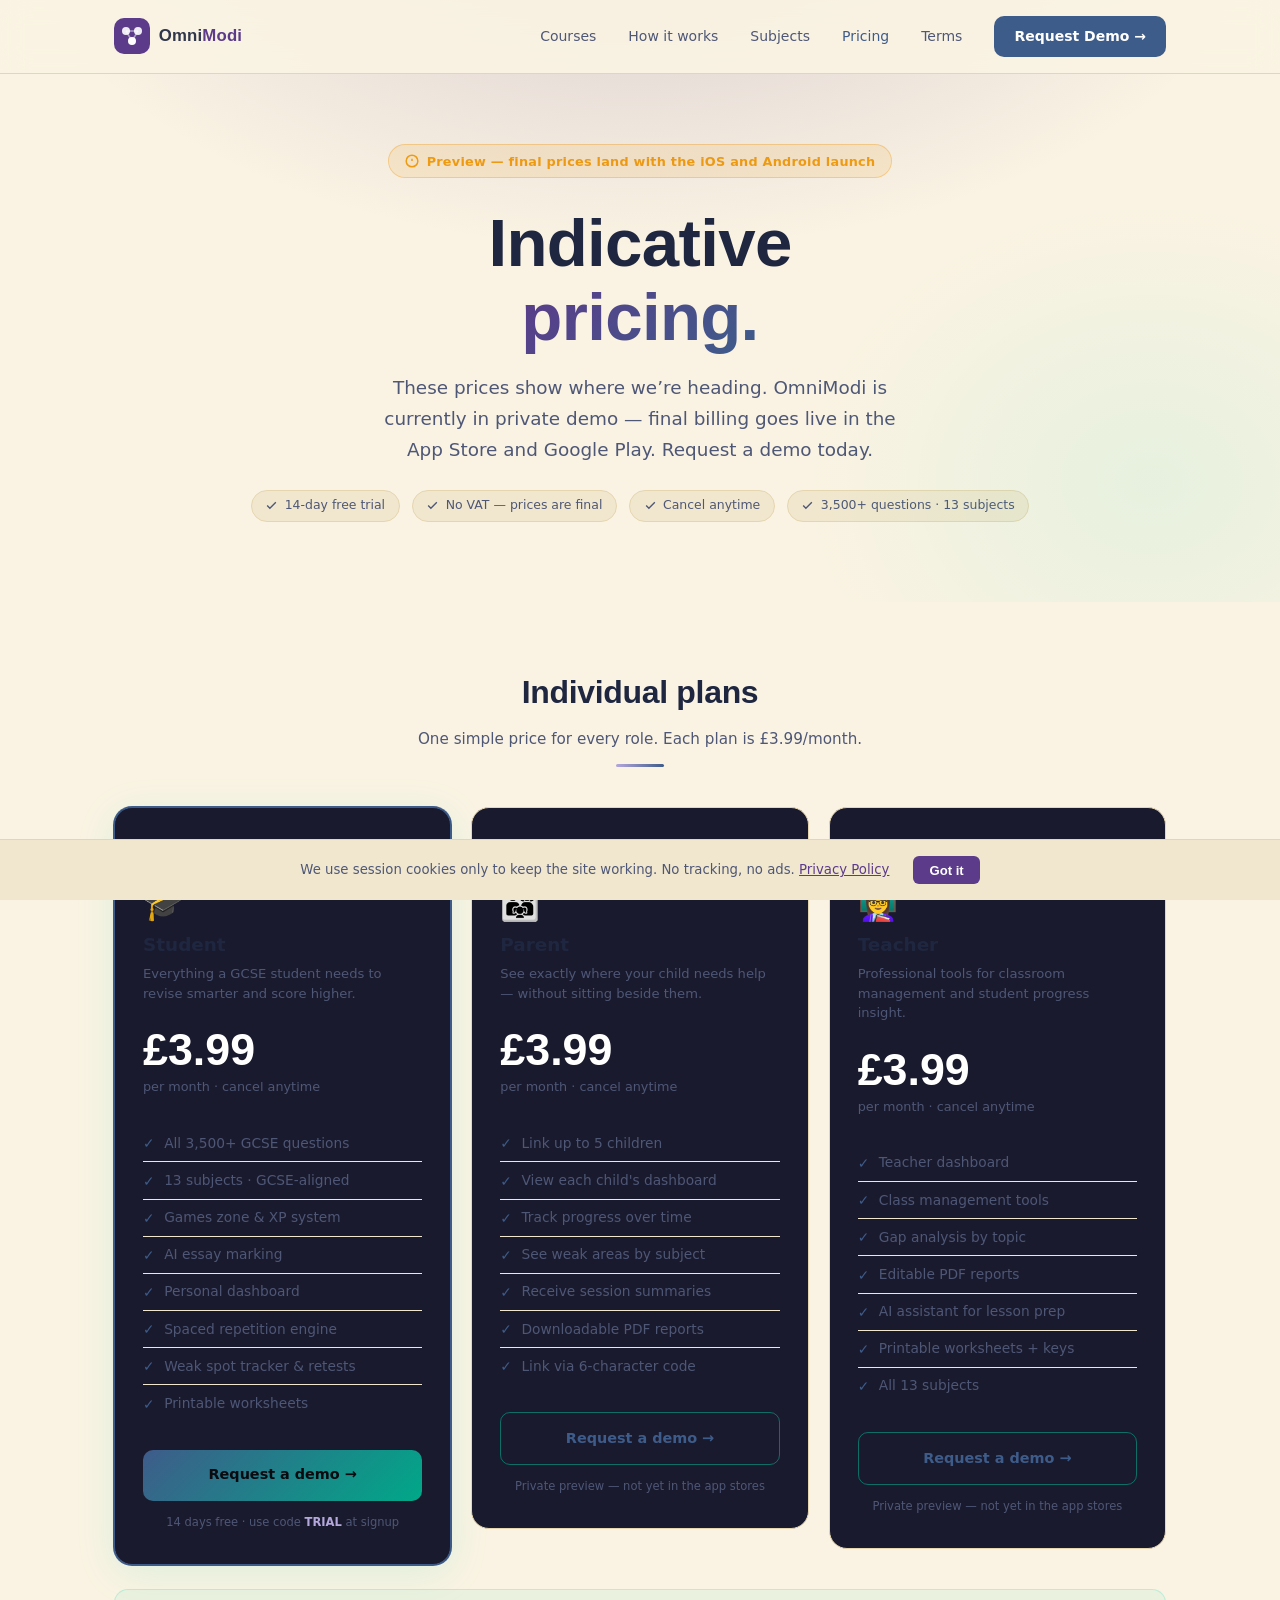
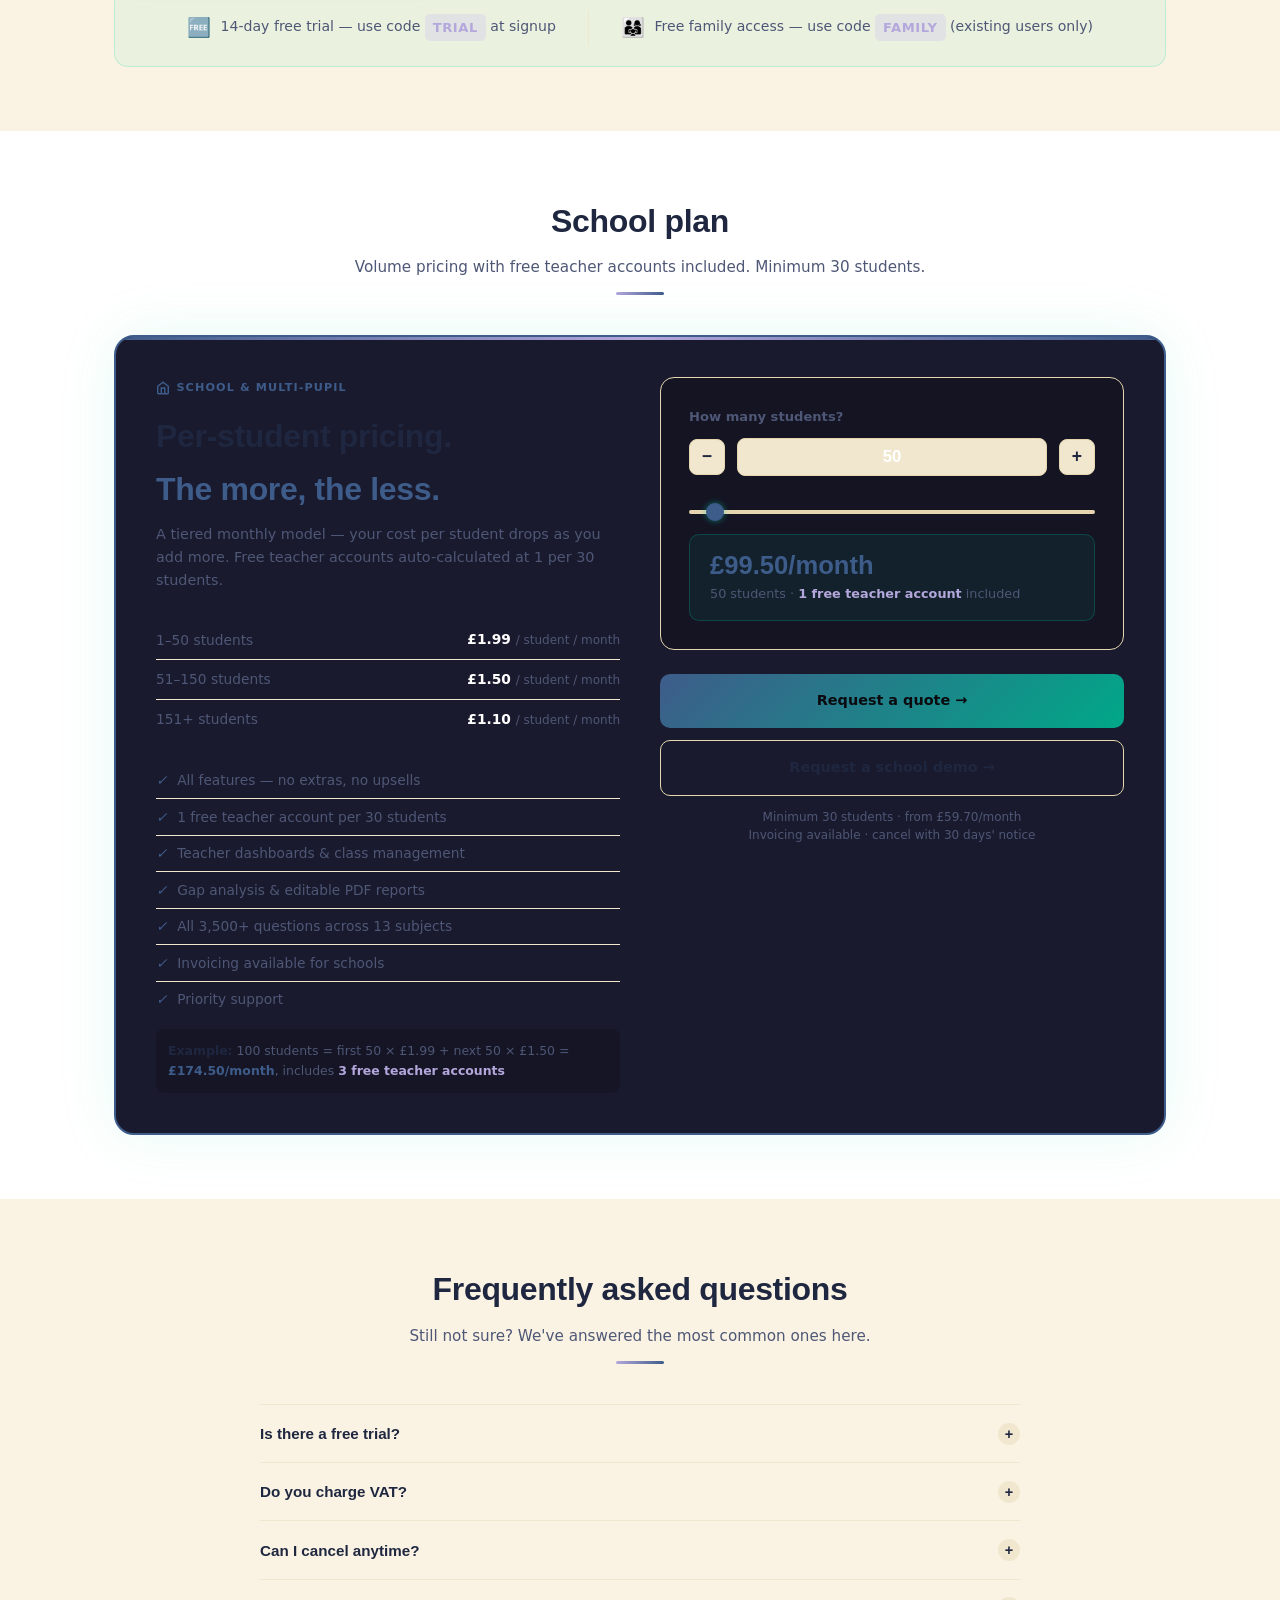
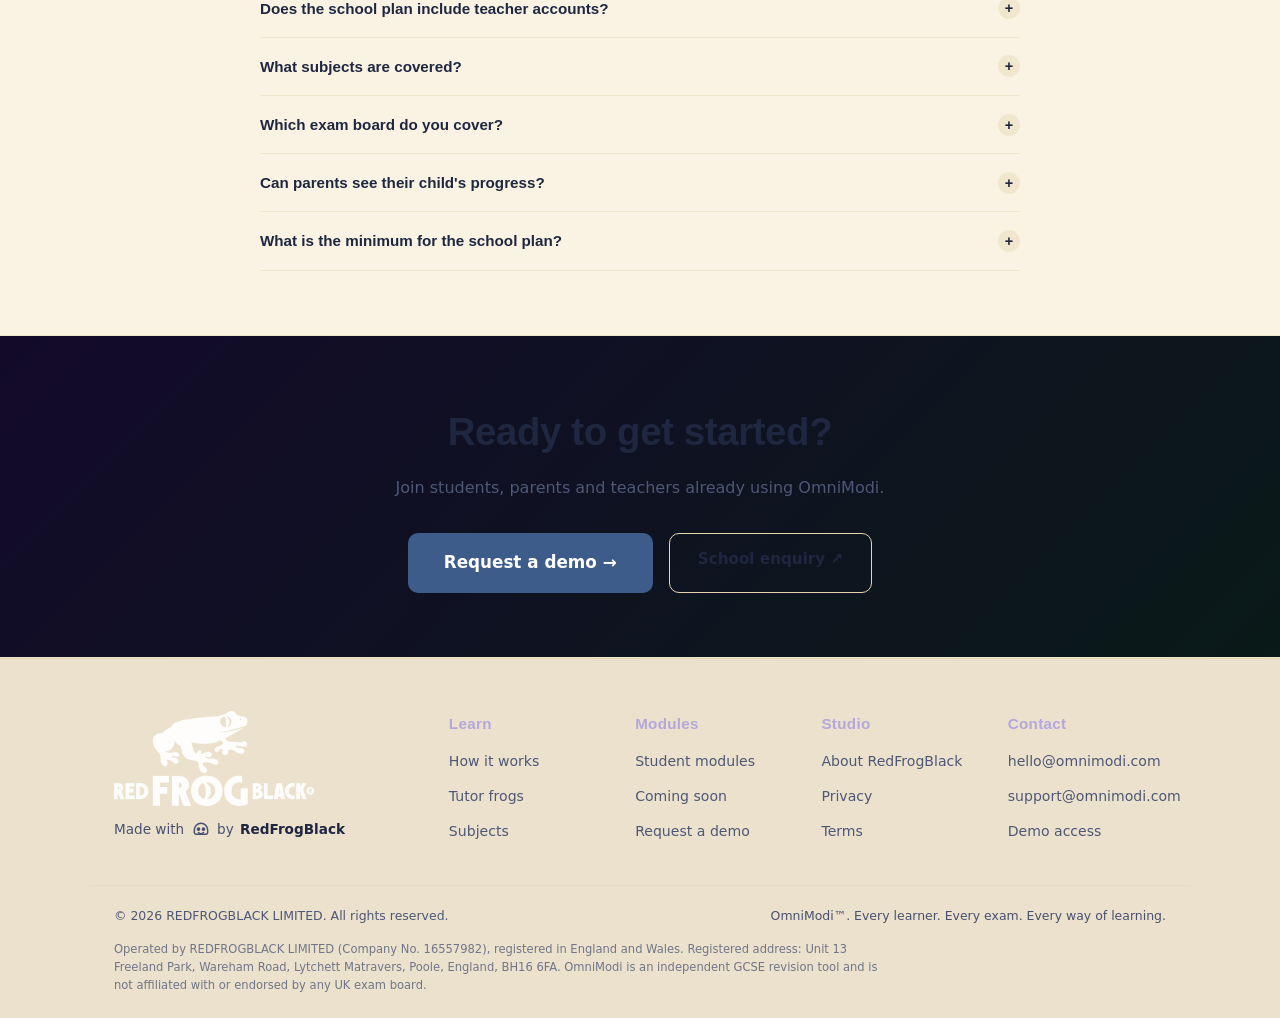
<file: pricing.html>
<!DOCTYPE html>
<html lang="en">
<head>
  <meta charset="UTF-8">
  <meta name="viewport" content="width=device-width, initial-scale=1.0">
  <title>Pricing (preview) — OmniModi</title>
  <meta name="description" content="Indicative OmniModi pricing. Final prices go live with the iOS and Android apps. Request a demo today.">
  <link rel="preconnect" href="https://api.fontshare.com">
  <link href="https://api.fontshare.com/v2/css?f[]=general-sans@400,500,600,700&f[]=chillax@600,700&display=swap" rel="stylesheet">
  <link rel="stylesheet" href="style.css">
  <style>
    /* ===== PRICING PAGE SPECIFIC STYLES ===== */

    /* Hero */
    .pricing-hero {
      padding: 9rem 0 5rem;
      text-align: center;
      position: relative;
      overflow: hidden;
    }
    .pricing-hero::before {
      content: '';
      position: absolute;
      inset: 0;
      background: radial-gradient(ellipse 900px 500px at 50% -100px, var(--purple-glow), transparent 70%),
                  radial-gradient(ellipse 500px 400px at 90% 80%, rgba(0,212,170,0.08), transparent 70%);
      pointer-events: none;
    }
    .pricing-hero-eyebrow {
      display: inline-flex;
      align-items: center;
      gap: 0.5rem;
      padding: 0.35rem 1rem;
      background: rgba(0,212,170,0.12);
      border: 1px solid rgba(0,212,170,0.3);
      border-radius: 20px;
      font-size: 0.8rem;
      font-weight: 600;
      color: var(--cyan);
      margin-bottom: 1.75rem;
      letter-spacing: 0.02em;
    }
    .pricing-hero h1 {
      font-family: 'Chillax', 'General Sans', sans-serif;
      font-size: clamp(2.4rem, 6vw, 4.2rem);
      font-weight: 700;
      line-height: 1.1;
      margin-bottom: 1.1rem;
    }
    .pricing-hero-sub {
      font-size: clamp(1rem, 2vw, 1.15rem);
      color: var(--text-muted);
      max-width: 520px;
      margin: 0 auto 1.5rem;
      line-height: 1.7;
    }
    .pricing-trust-pills {
      display: flex;
      gap: 0.75rem;
      justify-content: center;
      flex-wrap: wrap;
      margin-top: 1.25rem;
    }
    .trust-pill {
      display: inline-flex;
      align-items: center;
      gap: 0.4rem;
      padding: 0.3rem 0.85rem;
      background: var(--bg-3);
      border: 1px solid var(--border);
      border-radius: 20px;
      font-size: 0.78rem;
      color: var(--text-muted);
      font-weight: 500;
    }
    .trust-pill svg { flex-shrink: 0; }

    /* ===== SECTION HEADER ===== */
    .pricingsection { padding: 4rem 0; }
    .pricingsection-header {
      text-align: center;
      margin-bottom: 2.5rem;
    }
    .pricingsection-header h2 {
      font-family: 'Chillax', 'General Sans', sans-serif;
      font-size: clamp(1.5rem, 3vw, 2rem);
      font-weight: 700;
      margin-bottom: 0.5rem;
    }
    .pricingsection-header p {
      color: var(--text-muted);
      font-size: 0.95rem;
    }
    .section-divider {
      width: 48px;
      height: 3px;
      background: linear-gradient(90deg, var(--purple-light), var(--cyan));
      border-radius: 2px;
      margin: 0.75rem auto 0;
    }

    /* ===== INDIVIDUAL PLAN CARDS ===== */
    .plans-grid {
      display: grid;
      grid-template-columns: repeat(3, 1fr);
      gap: 1.25rem;
      align-items: start;
    }
    @media (max-width: 900px) {
      .plans-grid { grid-template-columns: 1fr; max-width: 420px; margin: 0 auto; }
    }

    .plan-card {
      background: #1a1a2e;
      border: 1px solid var(--border);
      border-radius: 18px;
      padding: 2rem 1.75rem;
      position: relative;
      transition: transform 0.22s ease, box-shadow 0.22s ease, border-color 0.22s ease;
    }
    .plan-card:hover {
      transform: translateY(-5px);
      box-shadow: 0 20px 50px rgba(0,0,0,0.35);
      border-color: rgba(124,58,237,0.4);
    }
    .plan-card.featured {
      border-color: var(--cyan);
      box-shadow: 0 0 0 1px var(--cyan), 0 8px 40px rgba(0,212,170,0.12);
    }
    .plan-card.featured:hover {
      box-shadow: 0 0 0 1px var(--cyan), 0 20px 60px rgba(0,212,170,0.2);
    }

    .plan-badge {
      display: inline-block;
      font-size: 0.68rem;
      font-weight: 700;
      text-transform: uppercase;
      letter-spacing: 0.08em;
      padding: 0.28rem 0.75rem;
      border-radius: 20px;
      margin-bottom: 1.25rem;
    }
    .plan-badge.default {
      background: var(--bg-3);
      color: var(--purple-light);
    }
    .plan-badge.popular {
      background: var(--cyan);
      color: #0a0a0f;
    }

    .plan-icon { font-size: 2rem; margin-bottom: 0.6rem; line-height: 1; }
    .plan-title {
      font-size: 1.15rem;
      font-weight: 700;
      margin-bottom: 0.25rem;
    }
    .plan-tagline {
      font-size: 0.82rem;
      color: var(--text-muted);
      margin-bottom: 1.5rem;
      line-height: 1.5;
    }

    .plan-price-block { margin-bottom: 1.75rem; }
    .plan-price {
      font-family: 'Chillax', 'General Sans', sans-serif;
      font-size: 2.8rem;
      font-weight: 700;
      line-height: 1;
      color: #fff;
    }
    .plan-price-period {
      font-size: 0.8rem;
      color: var(--text-muted);
      margin-top: 0.25rem;
    }

    .plan-features {
      list-style: none;
      padding: 0;
      margin: 0 0 1.75rem 0;
    }
    .plan-features li {
      font-size: 0.86rem;
      color: var(--text-muted);
      padding: 0.4rem 0;
      border-bottom: 1px solid var(--bg-3);
      display: flex;
      align-items: flex-start;
      gap: 0.6rem;
    }
    .plan-features li:last-child { border-bottom: none; }
    .plan-features li .check {
      color: var(--cyan);
      flex-shrink: 0;
      margin-top: 0.05em;
      font-style: normal;
    }

    .btn-teal {
      display: block;
      width: 100%;
      text-align: center;
      padding: 0.85rem 1.5rem;
      background: linear-gradient(135deg, var(--cyan), #00a888);
      color: #0a0a0f;
      font-weight: 700;
      font-size: 0.9rem;
      border-radius: 10px;
      border: none;
      cursor: pointer;
      transition: opacity 0.2s ease, transform 0.2s ease;
      text-decoration: none;
    }
    .btn-teal:hover { opacity: 0.88; transform: translateY(-1px); }

    .btn-outline-teal {
      display: block;
      width: 100%;
      text-align: center;
      padding: 0.85rem 1.5rem;
      background: transparent;
      color: var(--cyan);
      font-weight: 700;
      font-size: 0.9rem;
      border-radius: 10px;
      border: 1.5px solid rgba(0,212,170,0.45);
      cursor: pointer;
      transition: border-color 0.2s ease, background 0.2s ease;
      text-decoration: none;
    }
    .btn-outline-teal:hover {
      border-color: var(--cyan);
      background: rgba(0,212,170,0.06);
    }

    .plan-trial-note {
      text-align: center;
      font-size: 0.72rem;
      color: var(--text-muted);
      margin-top: 0.75rem;
    }
    .plan-trial-note strong { color: var(--purple-light); }

    /* ===== FREE OPTIONS BANNER ===== */
    .free-banner {
      background: rgba(0,212,170,0.06);
      border: 1px solid rgba(0,212,170,0.2);
      border-radius: 14px;
      padding: 1.25rem 1.75rem;
      display: flex;
      align-items: center;
      justify-content: center;
      gap: 2rem;
      flex-wrap: wrap;
      margin-top: 1.5rem;
      text-align: center;
    }
    .free-option {
      display: flex;
      align-items: center;
      gap: 0.6rem;
      font-size: 0.88rem;
    }
    .free-option-icon { font-size: 1.2rem; }
    .free-option-text { color: var(--text-muted); }
    .free-option-code {
      display: inline-block;
      background: rgba(167,139,250,0.15);
      color: var(--purple-light);
      font-weight: 700;
      font-size: 0.82rem;
      padding: 0.15rem 0.5rem;
      border-radius: 5px;
      letter-spacing: 0.04em;
    }
    .free-divider {
      width: 1px;
      height: 36px;
      background: var(--bg-3);
    }
    @media (max-width: 560px) { .free-divider { display: none; } }

    /* ===== SCHOOL PLAN ===== */
    .school-card {
      background: #1a1a2e;
      border: 2px solid var(--cyan);
      border-radius: 20px;
      padding: 2.5rem;
      box-shadow: 0 0 60px rgba(0,212,170,0.1);
      position: relative;
      overflow: hidden;
    }
    .school-card::before {
      content: '';
      position: absolute;
      top: 0; left: 0; right: 0;
      height: 3px;
      background: linear-gradient(90deg, var(--cyan), var(--purple-light), var(--cyan));
    }
    .school-card-inner {
      display: grid;
      grid-template-columns: 1fr 1fr;
      gap: 2.5rem;
      align-items: start;
    }
    @media (max-width: 760px) {
      .school-card-inner { grid-template-columns: 1fr; gap: 2rem; }
    }

    .school-card-label {
      display: inline-flex;
      align-items: center;
      gap: 0.4rem;
      font-size: 0.7rem;
      font-weight: 700;
      text-transform: uppercase;
      letter-spacing: 0.1em;
      color: var(--cyan);
      margin-bottom: 0.75rem;
    }
    .school-card h2 {
      font-family: 'Chillax', 'General Sans', sans-serif;
      font-size: clamp(1.5rem, 3vw, 2rem);
      font-weight: 700;
      margin-bottom: 0.5rem;
    }
    .school-card-sub {
      color: var(--text-muted);
      font-size: 0.9rem;
      margin-bottom: 1.75rem;
      line-height: 1.6;
    }

    .tier-table {
      margin-bottom: 1.5rem;
    }
    .tier-row {
      display: flex;
      justify-content: space-between;
      align-items: center;
      padding: 0.5rem 0;
      border-bottom: 1px solid var(--bg-3);
      font-size: 0.86rem;
    }
    .tier-row:last-child { border-bottom: none; }
    .tier-label { color: var(--text-muted); }
    .tier-price { font-weight: 700; color: #fff; }
    .tier-price .per { font-size: 0.75rem; color: var(--text-muted); font-weight: 400; }

    .school-features {
      list-style: none;
      padding: 0;
      margin: 0;
    }
    .school-features li {
      font-size: 0.86rem;
      color: var(--text-muted);
      padding: 0.4rem 0;
      border-bottom: 1px solid var(--bg-3);
      display: flex;
      align-items: flex-start;
      gap: 0.6rem;
    }
    .school-features li:last-child { border-bottom: none; }
    .school-features li .check { color: var(--cyan); flex-shrink: 0; }

    /* Calculator */
    .calculator {
      background: rgba(0,0,0,0.25);
      border: 1px solid var(--border);
      border-radius: 14px;
      padding: 1.75rem;
      margin-bottom: 1.5rem;
    }
    .calculator-label {
      font-size: 0.82rem;
      color: var(--text-muted);
      margin-bottom: 0.6rem;
      font-weight: 600;
    }
    .calc-input-row {
      display: flex;
      align-items: center;
      gap: 0.75rem;
      margin-bottom: 1.25rem;
    }
    .calc-btn {
      width: 36px;
      height: 36px;
      background: var(--bg-3);
      border: 1px solid var(--border);
      border-radius: 8px;
      color: var(--text);
      font-size: 1.1rem;
      font-weight: 700;
      cursor: pointer;
      display: flex;
      align-items: center;
      justify-content: center;
      transition: background 0.15s ease;
      flex-shrink: 0;
    }
    .calc-btn:hover { background: var(--border); }
    .calc-input {
      flex: 1;
      background: var(--bg-3);
      border: 1.5px solid var(--border);
      border-radius: 8px;
      color: #fff;
      font-size: 1.05rem;
      font-weight: 700;
      font-family: 'General Sans', sans-serif;
      text-align: center;
      padding: 0.5rem;
      -moz-appearance: textfield;
    }
    .calc-input::-webkit-outer-spin-button,
    .calc-input::-webkit-inner-spin-button { -webkit-appearance: none; }
    .calc-input:focus {
      outline: none;
      border-color: var(--cyan);
    }
    .calc-slider {
      width: 100%;
      -webkit-appearance: none;
      height: 4px;
      border-radius: 2px;
      background: var(--border);
      outline: none;
      margin-bottom: 1.25rem;
      cursor: pointer;
    }
    .calc-slider::-webkit-slider-thumb {
      -webkit-appearance: none;
      width: 18px;
      height: 18px;
      border-radius: 50%;
      background: var(--cyan);
      cursor: pointer;
      box-shadow: 0 0 6px rgba(0,212,170,0.5);
    }
    .calc-slider::-moz-range-thumb {
      width: 18px;
      height: 18px;
      border-radius: 50%;
      background: var(--cyan);
      cursor: pointer;
      border: none;
    }

    .calc-result {
      background: rgba(0,212,170,0.07);
      border: 1px solid rgba(0,212,170,0.2);
      border-radius: 10px;
      padding: 1rem 1.25rem;
    }
    .calc-result-main {
      font-family: 'Chillax', sans-serif;
      font-size: 1.6rem;
      font-weight: 700;
      color: var(--cyan);
      line-height: 1.1;
      margin-bottom: 0.35rem;
    }
    .calc-result-detail {
      font-size: 0.8rem;
      color: var(--text-muted);
      line-height: 1.5;
    }
    .calc-result-detail .highlight { color: var(--purple-light); font-weight: 600; }

    .school-ctas {
      display: flex;
      flex-direction: column;
      gap: 0.75rem;
    }
    .btn-school-primary {
      display: block;
      text-align: center;
      padding: 0.95rem 1.5rem;
      background: linear-gradient(135deg, var(--cyan), #00a888);
      color: #0a0a0f;
      font-weight: 700;
      font-size: 0.9rem;
      border-radius: 10px;
      border: none;
      cursor: pointer;
      transition: opacity 0.2s ease, transform 0.2s ease;
      text-decoration: none;
    }
    .btn-school-primary:hover { opacity: 0.88; transform: translateY(-1px); }

    .btn-school-secondary {
      display: block;
      text-align: center;
      padding: 0.95rem 1.5rem;
      background: transparent;
      color: var(--text);
      font-weight: 600;
      font-size: 0.9rem;
      border-radius: 10px;
      border: 1.5px solid var(--border);
      cursor: pointer;
      transition: border-color 0.2s ease, color 0.2s ease;
      text-decoration: none;
    }
    .btn-school-secondary:hover { border-color: var(--border); color: #fff; }

    .school-min-note {
      font-size: 0.75rem;
      color: var(--text-muted);
      text-align: center;
      margin-top: 0.75rem;
      line-height: 1.5;
    }

    /* ===== FAQ ===== */
    .faq-grid {
      max-width: 760px;
      margin: 0 auto;
    }
    .faq-item {
      border-bottom: 1px solid var(--bg-3);
    }
    .faq-item:first-child { border-top: 1px solid var(--bg-3); }

    .faq-question {
      width: 100%;
      background: none;
      border: none;
      text-align: left;
      padding: 1.1rem 0;
      display: flex;
      align-items: center;
      justify-content: space-between;
      gap: 1rem;
      cursor: pointer;
      font-family: 'General Sans', sans-serif;
      font-size: 0.95rem;
      font-weight: 600;
      color: var(--text);
      transition: color 0.18s ease;
    }
    .faq-question:hover { color: var(--cyan); }
    .faq-question[aria-expanded="true"] { color: var(--cyan); }

    .faq-icon {
      flex-shrink: 0;
      width: 22px;
      height: 22px;
      border-radius: 50%;
      background: var(--bg-3);
      display: flex;
      align-items: center;
      justify-content: center;
      font-size: 0.9rem;
      transition: transform 0.22s ease, background 0.18s ease;
    }
    .faq-question[aria-expanded="true"] .faq-icon {
      background: rgba(0,212,170,0.15);
      transform: rotate(45deg);
    }

    .faq-answer {
      overflow: hidden;
      max-height: 0;
      transition: max-height 0.3s ease;
    }
    .faq-answer.open { max-height: 300px; }
    .faq-answer-inner {
      padding: 0 0 1.1rem 0;
      font-size: 0.88rem;
      color: var(--text-muted);
      line-height: 1.75;
    }
    .faq-answer-inner strong { color: var(--text); }
    .faq-answer-inner code {
      background: rgba(167,139,250,0.12);
      color: var(--purple-light);
      font-weight: 700;
      padding: 0.1rem 0.4rem;
      border-radius: 4px;
      font-size: 0.85em;
      font-family: inherit;
    }

    /* ===== BOTTOM CTA ===== */
    .pricing-cta-strip {
      background: linear-gradient(135deg, #130a2a, #0a1a18);
      border-top: 1px solid var(--bg-3);
      border-bottom: 1px solid var(--bg-3);
      padding: 4rem 0;
      text-align: center;
    }
    .pricing-cta-strip h2 {
      font-family: 'Chillax', 'General Sans', sans-serif;
      font-size: clamp(1.6rem, 3.5vw, 2.4rem);
      font-weight: 700;
      margin-bottom: 0.75rem;
    }
    .pricing-cta-strip p {
      color: var(--text-muted);
      font-size: 1rem;
      margin-bottom: 2rem;
    }
    .pricing-cta-buttons {
      display: flex;
      gap: 1rem;
      justify-content: center;
      flex-wrap: wrap;
    }

    /* ===== NAV ACTIVE ===== */
    .nav-links a.nav-link-active {
      color: var(--cyan) !important;
    }
  </style>
</head>
<body>

  <!-- COOKIE BANNER -->
  <div class="cookie-banner" id="cookieBanner">
    <p>We use session cookies only to keep the site working. No tracking, no ads. <a href="privacy.html">Privacy Policy</a></p>
    <button onclick="document.getElementById('cookieBanner').classList.add('hidden')">Got it</button>
  </div>

  <!-- NAV -->
  <nav class="nav scrolled" id="nav">
    <div class="nav-inner">
      <a href="index.html" class="nav-logo">
        <svg width="36" height="36" viewBox="0 0 36 36" fill="none" aria-label="OmniModi logo">
          <rect width="36" height="36" rx="10" fill="var(--purple)"/>
          <circle cx="12" cy="13" r="4" fill="white" opacity="0.9"/>
          <circle cx="24" cy="13" r="4" fill="white" opacity="0.9"/>
          <circle cx="18" cy="23" r="4" fill="white"/>
          <line x1="12" y1="13" x2="18" y2="23" stroke="white" stroke-width="1.5" opacity="0.5"/>
          <line x1="24" y1="13" x2="18" y2="23" stroke="white" stroke-width="1.5" opacity="0.5"/>
          <line x1="12" y1="13" x2="24" y2="13" stroke="white" stroke-width="1.5" opacity="0.5"/>
        </svg>
        <span class="nav-logo-text">Omni<span class="nav-logo-accent">Modi</span></span>
      </a>
      <div class="nav-links" id="navLinks">
        <a href="index.html#levels">Courses</a>
        <a href="index.html#how">How it works</a>
        <a href="index.html#subjects">Subjects</a>
        <a href="pricing.html" class="nav-link-active">Pricing</a>
        <a href="terms.html">Terms</a>
        <a href="index.html#demo" class="btn-nav">Request Demo →</a>
      </div>
      <button class="nav-burger" id="burger" aria-label="Menu" onclick="document.getElementById('navLinks').classList.toggle('open')">
        <span></span><span></span><span></span>
      </button>
    </div>
  </nav>

  <!-- HERO -->
  <section class="pricing-hero">
    <div class="container">
      <div class="pricing-hero-eyebrow fade-in" style="background:rgba(245,158,11,0.12);border-color:rgba(245,158,11,0.35);color:#f59e0b;">
        <svg width="14" height="14" viewBox="0 0 24 24" fill="none" stroke="currentColor" stroke-width="2.5"><circle cx="12" cy="12" r="10"/><line x1="12" y1="8" x2="12" y2="12"/><line x1="12" y1="16" x2="12.01" y2="16"/></svg>
        Preview — final prices land with the iOS and Android launch
      </div>
      <h1 class="fade-in">Indicative<br><span class="gradient-text">pricing.</span></h1>
      <p class="pricing-hero-sub fade-in">These prices show where we&rsquo;re heading. OmniModi is currently in private demo &mdash; final billing goes live in the App Store and Google Play. Request a demo today.</p>
      <div class="pricing-trust-pills fade-in">
        <span class="trust-pill">
          <svg width="13" height="13" viewBox="0 0 24 24" fill="none" stroke="currentColor" stroke-width="2.5"><polyline points="20 6 9 17 4 12"/></svg>
          14-day free trial
        </span>
        <span class="trust-pill">
          <svg width="13" height="13" viewBox="0 0 24 24" fill="none" stroke="currentColor" stroke-width="2.5"><polyline points="20 6 9 17 4 12"/></svg>
          No VAT — prices are final
        </span>
        <span class="trust-pill">
          <svg width="13" height="13" viewBox="0 0 24 24" fill="none" stroke="currentColor" stroke-width="2.5"><polyline points="20 6 9 17 4 12"/></svg>
          Cancel anytime
        </span>
        <span class="trust-pill">
          <svg width="13" height="13" viewBox="0 0 24 24" fill="none" stroke="currentColor" stroke-width="2.5"><polyline points="20 6 9 17 4 12"/></svg>
          3,500+ questions · 13 subjects
        </span>
      </div>
    </div>
  </section>

  <!-- INDIVIDUAL PLANS -->
  <section class="pricingsection" id="individual">
    <div class="container">
      <div class="pricingsection-header fade-in">
        <h2>Individual plans</h2>
        <p>One simple price for every role. Each plan is £3.99/month.</p>
        <div class="section-divider"></div>
      </div>

      <div class="plans-grid fade-in">

        <!-- STUDENT -->
        <div class="plan-card featured">
          <span class="plan-badge popular">Most popular</span>
          <div class="plan-icon">🎓</div>
          <div class="plan-title">Student</div>
          <div class="plan-tagline">Everything a GCSE student needs to revise smarter and score higher.</div>
          <div class="plan-price-block">
            <div class="plan-price">£3.99</div>
            <div class="plan-price-period">per month · cancel anytime</div>
          </div>
          <ul class="plan-features">
            <li><i class="check">✓</i> All 3,500+ GCSE questions</li>
            <li><i class="check">✓</i> 13 subjects · GCSE-aligned</li>
            <li><i class="check">✓</i> Games zone & XP system</li>
            <li><i class="check">✓</i> AI essay marking</li>
            <li><i class="check">✓</i> Personal dashboard</li>
            <li><i class="check">✓</i> Spaced repetition engine</li>
            <li><i class="check">✓</i> Weak spot tracker & retests</li>
            <li><i class="check">✓</i> Printable worksheets</li>
          </ul>
          <a href="index.html#demo" class="btn-teal">Request a demo →</a>
          <p class="plan-trial-note">14 days free · use code <strong>TRIAL</strong> at signup</p>
        </div>

        <!-- PARENT -->
        <div class="plan-card">
          <span class="plan-badge default">Parent</span>
          <div class="plan-icon">👨‍👩‍👧</div>
          <div class="plan-title">Parent</div>
          <div class="plan-tagline">See exactly where your child needs help — without sitting beside them.</div>
          <div class="plan-price-block">
            <div class="plan-price">£3.99</div>
            <div class="plan-price-period">per month · cancel anytime</div>
          </div>
          <ul class="plan-features">
            <li><i class="check">✓</i> Link up to 5 children</li>
            <li><i class="check">✓</i> View each child's dashboard</li>
            <li><i class="check">✓</i> Track progress over time</li>
            <li><i class="check">✓</i> See weak areas by subject</li>
            <li><i class="check">✓</i> Receive session summaries</li>
            <li><i class="check">✓</i> Downloadable PDF reports</li>
            <li><i class="check">✓</i> Link via 6-character code</li>
          </ul>
          <a href="index.html#demo" class="btn-outline-teal">Request a demo →</a>
          <p class="plan-trial-note">Private preview — not yet in the app stores</p>
        </div>

        <!-- TEACHER -->
        <div class="plan-card">
          <span class="plan-badge default">Teacher</span>
          <div class="plan-icon">👩‍🏫</div>
          <div class="plan-title">Teacher</div>
          <div class="plan-tagline">Professional tools for classroom management and student progress insight.</div>
          <div class="plan-price-block">
            <div class="plan-price">£3.99</div>
            <div class="plan-price-period">per month · cancel anytime</div>
          </div>
          <ul class="plan-features">
            <li><i class="check">✓</i> Teacher dashboard</li>
            <li><i class="check">✓</i> Class management tools</li>
            <li><i class="check">✓</i> Gap analysis by topic</li>
            <li><i class="check">✓</i> Editable PDF reports</li>
            <li><i class="check">✓</i> AI assistant for lesson prep</li>
            <li><i class="check">✓</i> Printable worksheets + keys</li>
            <li><i class="check">✓</i> All 13 subjects</li>
          </ul>
          <a href="index.html#demo" class="btn-outline-teal">Request a demo →</a>
          <p class="plan-trial-note">Private preview — not yet in the app stores</p>
        </div>

      </div>

      <!-- FREE OPTIONS -->
      <div class="free-banner fade-in">
        <div class="free-option">
          <span class="free-option-icon">🆓</span>
          <span class="free-option-text">14-day free trial — use code <span class="free-option-code">TRIAL</span> at signup</span>
        </div>
        <div class="free-divider"></div>
        <div class="free-option">
          <span class="free-option-icon">👨‍👩‍👧</span>
          <span class="free-option-text">Free family access — use code <span class="free-option-code">FAMILY</span> (existing users only)</span>
        </div>
      </div>
    </div>
  </section>

  <!-- SCHOOL PLAN -->
  <section class="pricingsection section-alt" id="schools">
    <div class="container">
      <div class="pricingsection-header fade-in">
        <h2>School plan</h2>
        <p>Volume pricing with free teacher accounts included. Minimum 30 students.</p>
        <div class="section-divider"></div>
      </div>

      <div class="school-card fade-in">
        <div class="school-card-inner">

          <!-- Left: info + features -->
          <div>
            <div class="school-card-label">
              <svg width="14" height="14" viewBox="0 0 24 24" fill="none" stroke="currentColor" stroke-width="2.5"><path d="M3 9l9-7 9 7v11a2 2 0 0 1-2 2H5a2 2 0 0 1-2-2z"/><polyline points="9 22 9 12 15 12 15 22"/></svg>
              School & Multi-Pupil
            </div>
            <h2>Per-student pricing.<br><span style="color:var(--cyan);">The more, the less.</span></h2>
            <p class="school-card-sub">A tiered monthly model — your cost per student drops as you add more. Free teacher accounts auto-calculated at 1 per 30 students.</p>

            <div class="tier-table">
              <div class="tier-row">
                <span class="tier-label">1–50 students</span>
                <span class="tier-price">£1.99 <span class="per">/ student / month</span></span>
              </div>
              <div class="tier-row">
                <span class="tier-label">51–150 students</span>
                <span class="tier-price">£1.50 <span class="per">/ student / month</span></span>
              </div>
              <div class="tier-row">
                <span class="tier-label">151+ students</span>
                <span class="tier-price">£1.10 <span class="per">/ student / month</span></span>
              </div>
            </div>

            <ul class="school-features">
              <li><i class="check">✓</i> All features — no extras, no upsells</li>
              <li><i class="check">✓</i> 1 free teacher account per 30 students</li>
              <li><i class="check">✓</i> Teacher dashboards & class management</li>
              <li><i class="check">✓</i> Gap analysis & editable PDF reports</li>
              <li><i class="check">✓</i> All 3,500+ questions across 13 subjects</li>
              <li><i class="check">✓</i> Invoicing available for schools</li>
              <li><i class="check">✓</i> Priority support</li>
            </ul>

            <div style="font-size:0.78rem;color:var(--text-muted);padding:0.75rem;background:rgba(0,0,0,0.2);border-radius:8px;margin-top:0.75rem;line-height:1.6;">
              <strong style="color:var(--text);">Example:</strong> 100 students = first 50 × £1.99 + next 50 × £1.50 = <strong style="color:var(--cyan);">£174.50/month</strong>, includes <strong style="color:var(--purple-light);">3 free teacher accounts</strong>
            </div>
          </div>

          <!-- Right: calculator + CTAs -->
          <div>
            <div class="calculator">
              <div class="calculator-label">How many students?</div>
              <div class="calc-input-row">
                <button class="calc-btn" id="calcMinus" aria-label="Decrease">−</button>
                <input type="number" class="calc-input" id="calcInput" value="50" min="30" max="500" aria-label="Number of students">
                <button class="calc-btn" id="calcPlus" aria-label="Increase">+</button>
              </div>
              <input type="range" class="calc-slider" id="calcSlider" min="30" max="500" value="50" aria-label="Student count slider">
              <div class="calc-result" id="calcResult">
                <div class="calc-result-main" id="calcPrice">£99.50/month</div>
                <div class="calc-result-detail" id="calcDetail">50 students · <span class="highlight">1 free teacher account</span> included</div>
              </div>
            </div>

            <div class="school-ctas">
              <a href="mailto:info@redfrogblackart.com?subject=School%20plan%20enquiry%20%E2%80%94%20OmniModi&body=Hi%2C%0A%0AI%27d%20like%20to%20find%20out%20more%20about%20the%20OmniModi%20school%20plan.%0A%0ASchool%20name%3A%0ANumber%20of%20students%3A%0AYear%20groups%3A%0AContact%20name%3A%0A" class="btn-school-primary" id="requestQuoteBtn">
                Request a quote →
              </a>
              <a href="index.html#demo" class="btn-school-secondary" id="schoolStartBtn">
                Request a school demo →
              </a>
            </div>
            <p class="school-min-note">Minimum 30 students · from £59.70/month<br>Invoicing available · cancel with 30 days' notice</p>
          </div>

        </div>
      </div>
    </div>
  </section>

  <!-- FAQ -->
  <section class="pricingsection" id="faq">
    <div class="container">
      <div class="pricingsection-header fade-in">
        <h2>Frequently asked questions</h2>
        <p>Still not sure? We've answered the most common ones here.</p>
        <div class="section-divider"></div>
      </div>

      <div class="faq-grid fade-in">

        <div class="faq-item">
          <button class="faq-question" aria-expanded="false">
            Is there a free trial?
            <span class="faq-icon">+</span>
          </button>
          <div class="faq-answer">
            <div class="faq-answer-inner">
              Yes — use code <code>TRIAL</code> at signup for <strong>14 days of full access</strong>, completely free. No payment details required. If you're an existing user whose family wants free access, use code <code>FAMILY</code> instead.
            </div>
          </div>
        </div>

        <div class="faq-item">
          <button class="faq-question" aria-expanded="false">
            Do you charge VAT?
            <span class="faq-icon">+</span>
          </button>
          <div class="faq-answer">
            <div class="faq-answer-inner">
              <strong>No.</strong> OmniModi is operated by <strong>REDFROGBLACK LIMITED</strong>, which is not VAT registered. All prices shown — £3.99/month, £1.99/student, etc. — are the final amount you pay. There is no VAT to add.
            </div>
          </div>
        </div>

        <div class="faq-item">
          <button class="faq-question" aria-expanded="false">
            Can I cancel anytime?
            <span class="faq-icon">+</span>
          </button>
          <div class="faq-answer">
            <div class="faq-answer-inner">
              Yes. Individual plans can be cancelled at any time from your account settings — no questions asked, no fees. School plans require 30 days' notice. You keep access until the end of your billing period.
            </div>
          </div>
        </div>

        <div class="faq-item">
          <button class="faq-question" aria-expanded="false">
            Does the school plan include teacher accounts?
            <span class="faq-icon">+</span>
          </button>
          <div class="faq-answer">
            <div class="faq-answer-inner">
              Yes — <strong>1 free teacher account is included per 30 students</strong>, automatically calculated. For example: 60 students = 2 free teacher accounts; 100 students = 3 free teacher accounts. Additional teacher accounts can be added at the standard £3.99/month rate.
            </div>
          </div>
        </div>

        <div class="faq-item">
          <button class="faq-question" aria-expanded="false">
            What subjects are covered?
            <span class="faq-icon">+</span>
          </button>
          <div class="faq-answer">
            <div class="faq-answer-inner">
              <strong>13 subjects</strong> are currently available: Biology, Chemistry, Physics, Combined Science, Maths, Computer Science, English Language, English Literature, Geography, History, Food Technology, Art &amp; Design, and Sport Studies. More subjects are being added regularly.
            </div>
          </div>
        </div>

        <div class="faq-item">
          <button class="faq-question" aria-expanded="false">
            Which exam board do you cover?
            <span class="faq-icon">+</span>
          </button>
          <div class="faq-answer">
            <div class="faq-answer-inner">
              All 3,500+ questions are aligned to the GCSE specifications published by the Department for Education and Assessment Regulator. Questions cross-reference the major UK exam boards (SPEC_A, SPEC_B, SPEC_C, Specification E) where applicable.
            </div>
          </div>
        </div>

        <div class="faq-item">
          <button class="faq-question" aria-expanded="false">
            Can parents see their child's progress?
            <span class="faq-icon">+</span>
          </button>
          <div class="faq-answer">
            <div class="faq-answer-inner">
              Yes. Students share a <strong>6-character code</strong> with their parent, who uses it to link accounts. Once linked, the parent's dashboard shows each child's progress, weak areas, streaks, and recent quiz results in real time. Up to 5 children can be linked to one parent account.
            </div>
          </div>
        </div>

        <div class="faq-item">
          <button class="faq-question" aria-expanded="false">
            What is the minimum for the school plan?
            <span class="faq-icon">+</span>
          </button>
          <div class="faq-answer">
            <div class="faq-answer-inner">
              The minimum is <strong>30 students</strong>. At the standard rate that's £59.70/month (30 × £1.99), which includes 1 free teacher account. For fewer than 30 students, the individual Teacher plan at £3.99/month is the best option.
            </div>
          </div>
        </div>

      </div>
    </div>
  </section>

  <!-- BOTTOM CTA -->
  <div class="pricing-cta-strip">
    <div class="container">
      <h2 class="fade-in">Ready to get started?</h2>
      <p class="fade-in">Join students, parents and teachers already using OmniModi.</p>
      <div class="pricing-cta-buttons fade-in">
        <a href="index.html#demo" class="btn-primary btn-large">Request a demo →</a>
        <a href="mailto:info@redfrogblackart.com?subject=School%20plan%20enquiry%20%E2%80%94%20OmniModi" class="btn-ghost">School enquiry ↗</a>
      </div>
    </div>
  </div>

  <!-- FOOTER -->
    <!-- FOOTER -->
  <footer class="footer" id="footer">
    <div class="container footer-inner">
      <div class="footer-brand">
        <img src="assets/brand/redfrogblack-logo.png" alt="REDFROGBLACK LIMITED studio logo" width="200" height="96" class="footer-brand-logo" loading="lazy">
        <p class="footer-made">
          Made with
          <svg class="footer-frog" width="20" height="20" viewBox="0 0 24 24" fill="none" stroke="currentColor" stroke-width="1.75" stroke-linecap="round" stroke-linejoin="round" aria-hidden="true">
            <path d="M4 12a8 8 0 0 1 16 0v3a2 2 0 0 1-2 2H6a2 2 0 0 1-2-2z"/>
            <circle cx="9" cy="11" r="1.3" fill="currentColor"/>
            <circle cx="15" cy="11" r="1.3" fill="currentColor"/>
            <path d="M9 15c1 1 2 1.4 3 1.4S13.9 16 15 15"/>
          </svg>
          by <strong>RedFrogBlack</strong>
        </p>
      </div>
      <div class="footer-cols">
        <div class="footer-col">
          <h4>Learn</h4>
          <ul>
            <li><a href="index.html#how">How it works</a></li>
            <li><a href="index.html#tutors">Tutor frogs</a></li>
            <li><a href="index.html#subjects">Subjects</a></li>
          </ul>
        </div>
        <div class="footer-col">
          <h4>Modules</h4>
          <ul>
            <li><a href="index.html#features">Student modules</a></li>
            <li><a href="index.html#roadmap">Coming soon</a></li>
            <li><a href="index.html#demo">Request a demo</a></li>
          </ul>
        </div>
        <div class="footer-col">
          <h4>Studio</h4>
          <ul>
            <li><a href="https://redfrogblackart.com" rel="noopener" target="_blank">About RedFrogBlack</a></li>
            <li><a href="privacy.html">Privacy</a></li>
            <li><a href="terms.html">Terms</a></li>
          </ul>
        </div>
        <div class="footer-col">
          <h4>Contact</h4>
          <ul>
            <li><a href="mailto:hello@omnimodi.com">hello@omnimodi.com</a></li>
            <li><a href="mailto:support@omnimodi.com">support@omnimodi.com</a></li>
            <li><a href="index.html#demo">Demo access</a></li>
          </ul>
        </div>
      </div>
    </div>
    <div class="container footer-legal-row">
      <p class="footer-copy">&copy; <span class="year">2026</span> REDFROGBLACK LIMITED. All rights reserved.</p>
      <p class="footer-tag">OmniModi&trade;. Every learner. Every exam. Every way of learning.</p>
    </div>
    <div class="container footer-legal-fine">
      <p>Operated by REDFROGBLACK LIMITED (Company No. 16557982), registered in England and Wales. Registered address: Unit 13 Freeland Park, Wareham Road, Lytchett Matravers, Poole, England, BH16 6FA. OmniModi is an independent GCSE revision tool and is not affiliated with or endorsed by any UK exam board.</p>
    </div>
  </footer>

  <!-- SCRIPTS -->
  <script>
    // ===== SCROLL ANIMATIONS =====
    const observer = new IntersectionObserver((entries) => {
      entries.forEach(e => { if (e.isIntersecting) e.target.classList.add('visible'); });
    }, { threshold: 0.1 });
    document.querySelectorAll('.fade-in').forEach(el => observer.observe(el));

    // Nav always scrolled on pricing page
    document.getElementById('nav').classList.add('scrolled');

    // ===== CALCULATOR =====
    function calcCost(n) {
      n = Math.max(30, Math.min(500, Math.round(n)));
      let cost = 0;
      if (n <= 50) {
        cost = n * 1.99;
      } else if (n <= 150) {
        cost = 50 * 1.99 + (n - 50) * 1.50;
      } else {
        cost = 50 * 1.99 + 100 * 1.50 + (n - 150) * 1.10;
      }
      const teacherAccounts = Math.floor(n / 30);
      return { cost: cost.toFixed(2), teachers: teacherAccounts, students: n };
    }

    function updateCalc(val) {
      const n = Math.max(30, Math.min(500, parseInt(val) || 30));
      const input = document.getElementById('calcInput');
      const slider = document.getElementById('calcSlider');
      const priceEl = document.getElementById('calcPrice');
      const detailEl = document.getElementById('calcDetail');
      const quoteBtn = document.getElementById('requestQuoteBtn');
      const startBtn = document.getElementById('schoolStartBtn');

      input.value = n;
      slider.value = n;

      const { cost, teachers, students } = calcCost(n);

      priceEl.textContent = '£' + cost + '/month';
      const teacherText = teachers === 1 ? '1 free teacher account' : teachers + ' free teacher accounts';
      detailEl.innerHTML = students + ' students · <span class="highlight">' + teacherText + '</span> included';

      // Update small school button visibility
      if (n <= 50) {
        startBtn.style.display = 'block';
      } else {
        startBtn.style.display = 'none';
      }

      // Pre-fill quote email with student count
      quoteBtn.href = 'mailto:info@redfrogblackart.com?subject=School%20plan%20enquiry%20%E2%80%94%20' + n + '%20students%20%E2%80%94%20OmniModi&body=Hi%2C%0A%0AI%27d%20like%20to%20find%20out%20more%20about%20the%20OmniModi%20school%20plan.%0A%0ASchool%20name%3A%0ANumber%20of%20students%3A%20' + n + '%0AYear%20groups%3A%0AContact%20name%3A%0A';
    }

    document.getElementById('calcInput').addEventListener('input', e => updateCalc(e.target.value));
    document.getElementById('calcInput').addEventListener('change', e => updateCalc(e.target.value));
    document.getElementById('calcSlider').addEventListener('input', e => updateCalc(e.target.value));
    document.getElementById('calcMinus').addEventListener('click', () => {
      const cur = parseInt(document.getElementById('calcInput').value) || 30;
      updateCalc(Math.max(30, cur - 5));
    });
    document.getElementById('calcPlus').addEventListener('click', () => {
      const cur = parseInt(document.getElementById('calcInput').value) || 30;
      updateCalc(Math.min(500, cur + 5));
    });

    // Init
    updateCalc(50);

    // ===== FAQ ACCORDION =====
    document.querySelectorAll('.faq-question').forEach(btn => {
      btn.addEventListener('click', () => {
        const expanded = btn.getAttribute('aria-expanded') === 'true';
        // Collapse all
        document.querySelectorAll('.faq-question').forEach(b => {
          b.setAttribute('aria-expanded', 'false');
          b.nextElementSibling.classList.remove('open');
        });
        // Expand clicked (if it was closed)
        if (!expanded) {
          btn.setAttribute('aria-expanded', 'true');
          btn.nextElementSibling.classList.add('open');
        }
      });
    });
  </script>

  <script>
    // Auto-update copyright year in all footers
    document.querySelectorAll('.year').forEach(function(el){ el.textContent = new Date().getFullYear(); });
  </script>
</body>
</html>
</file>
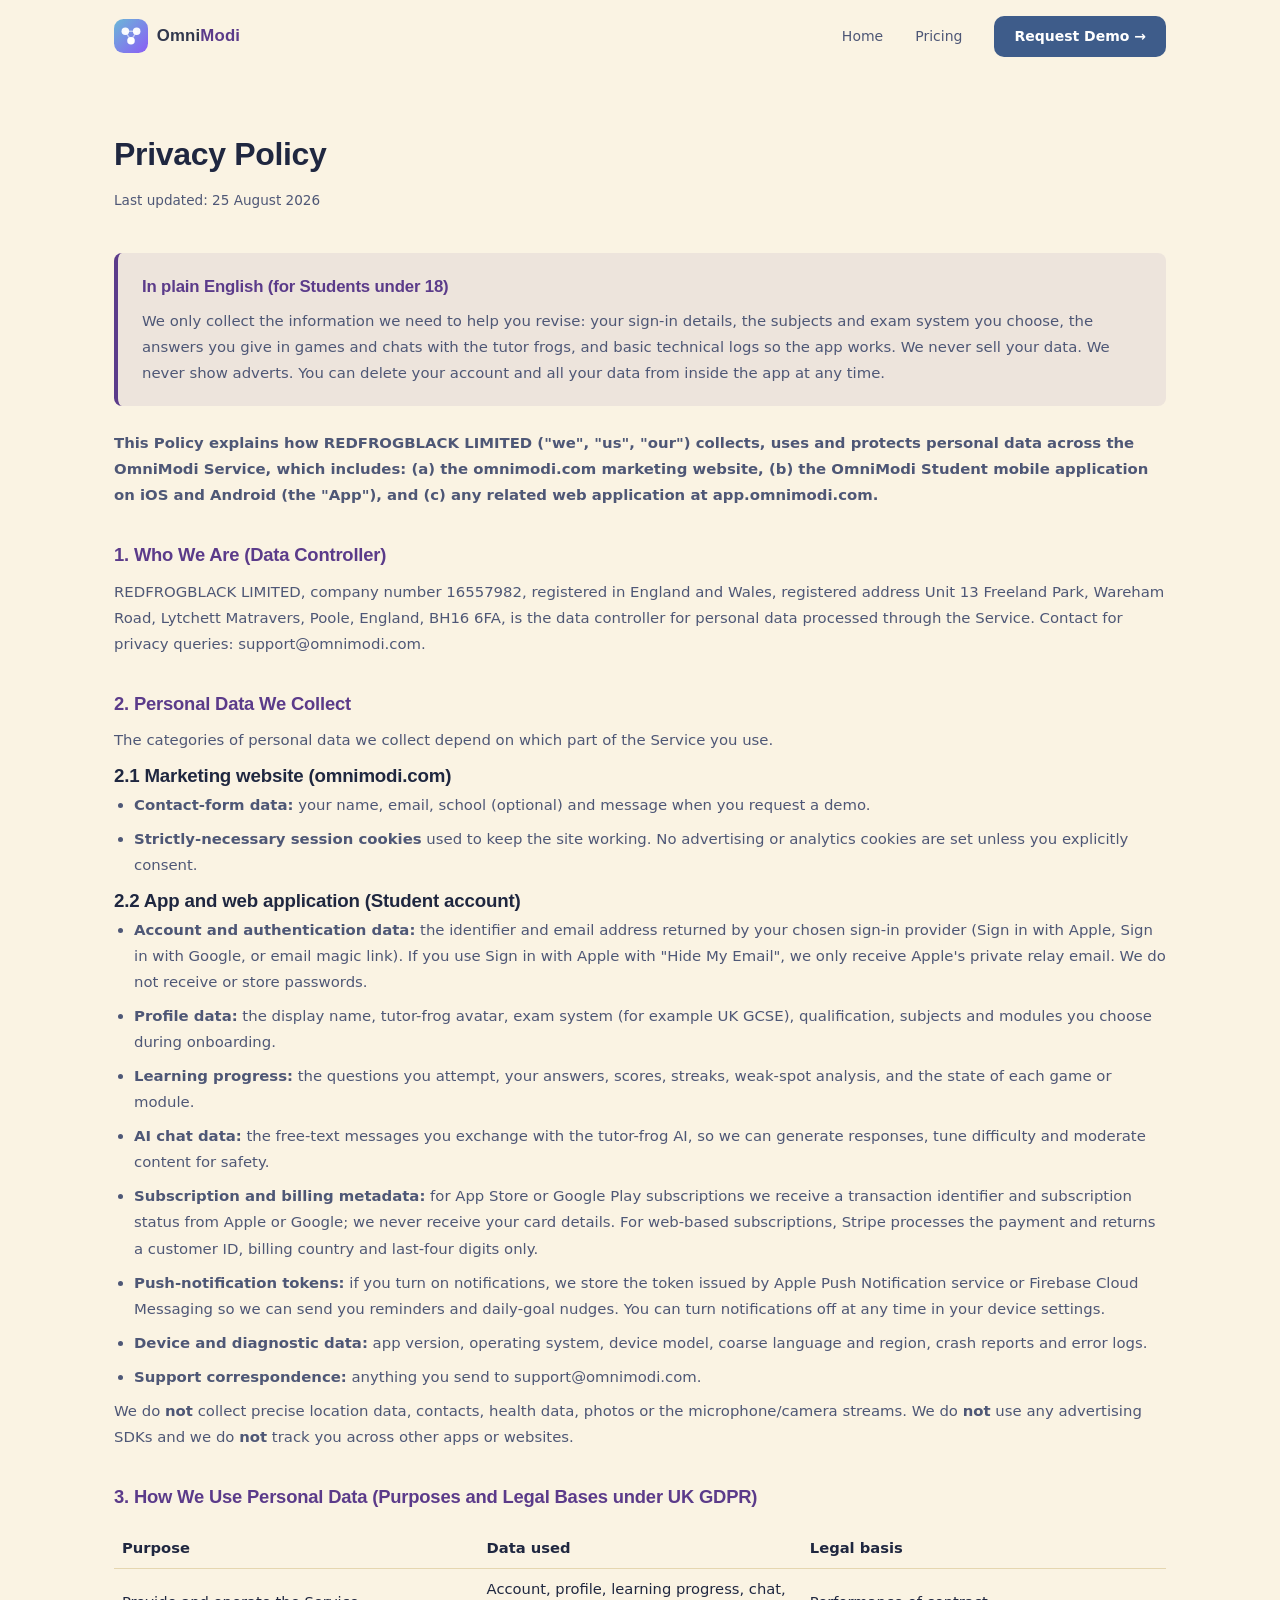
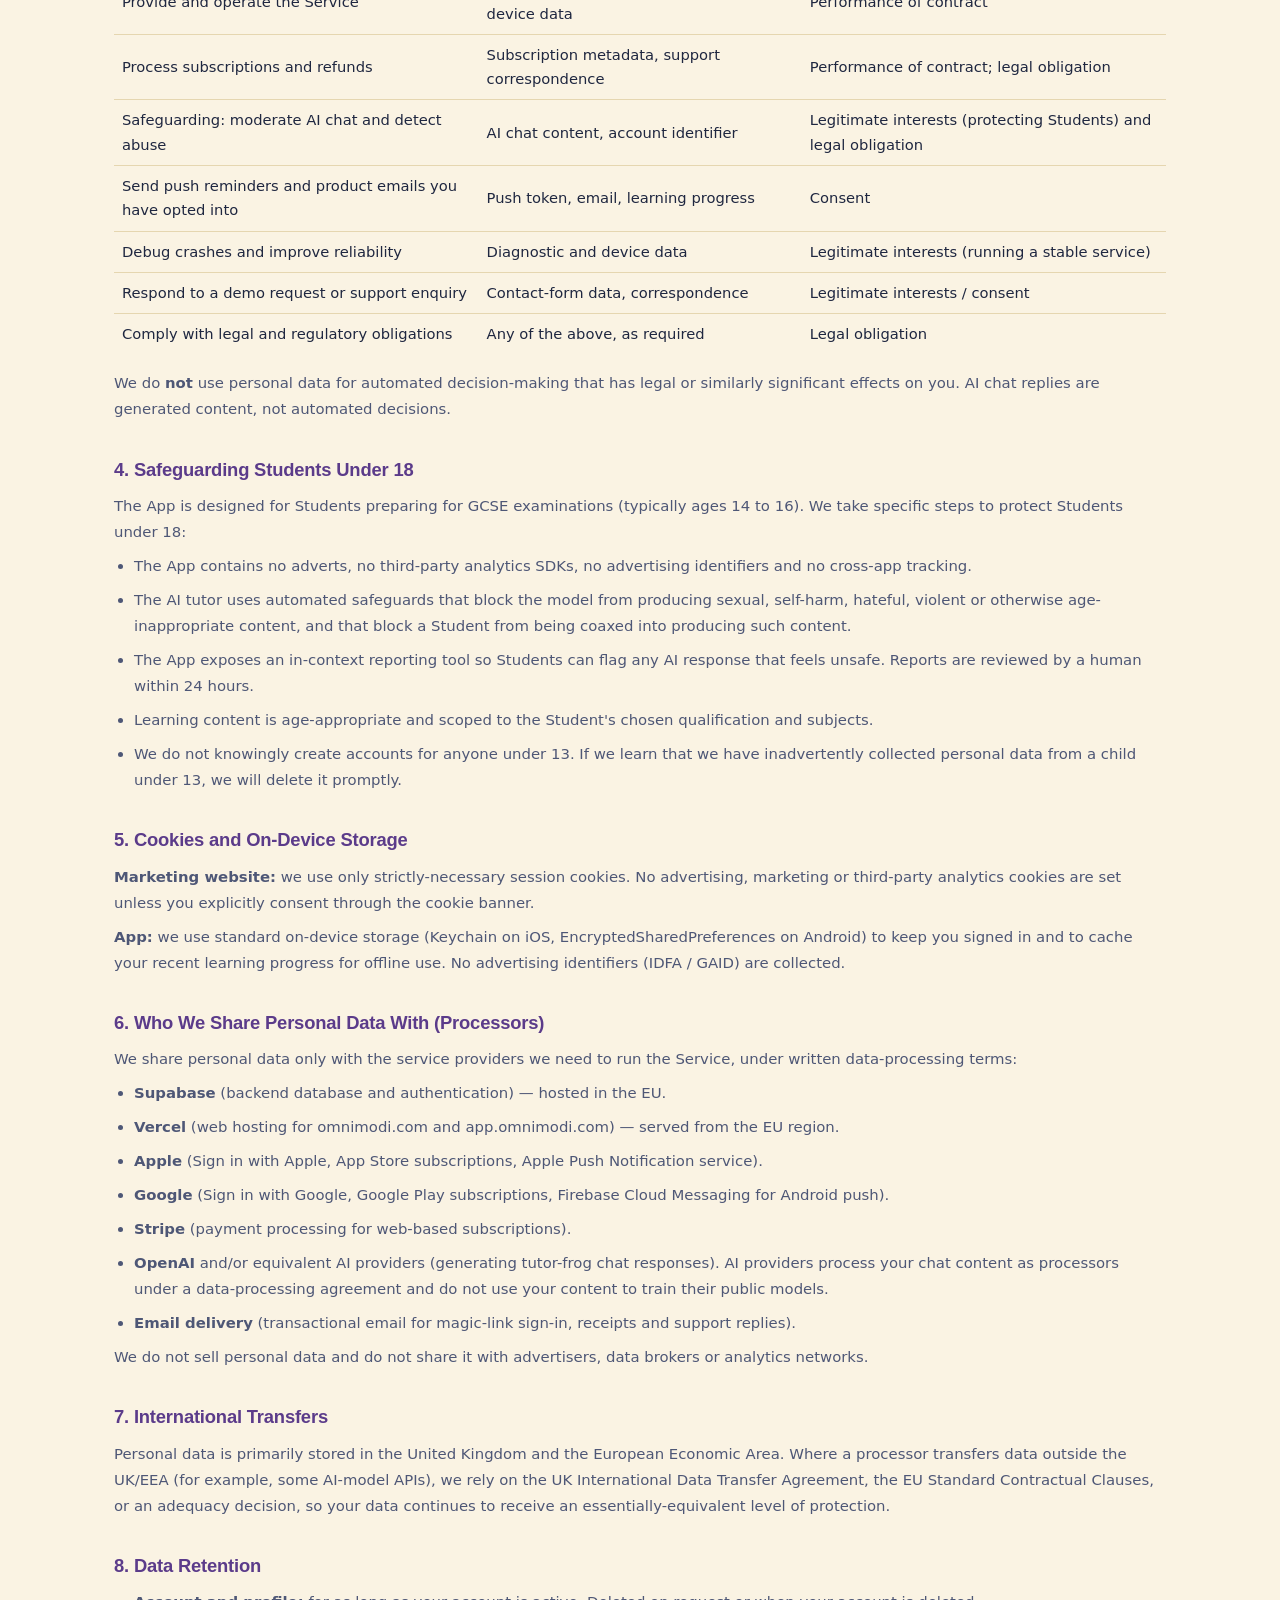
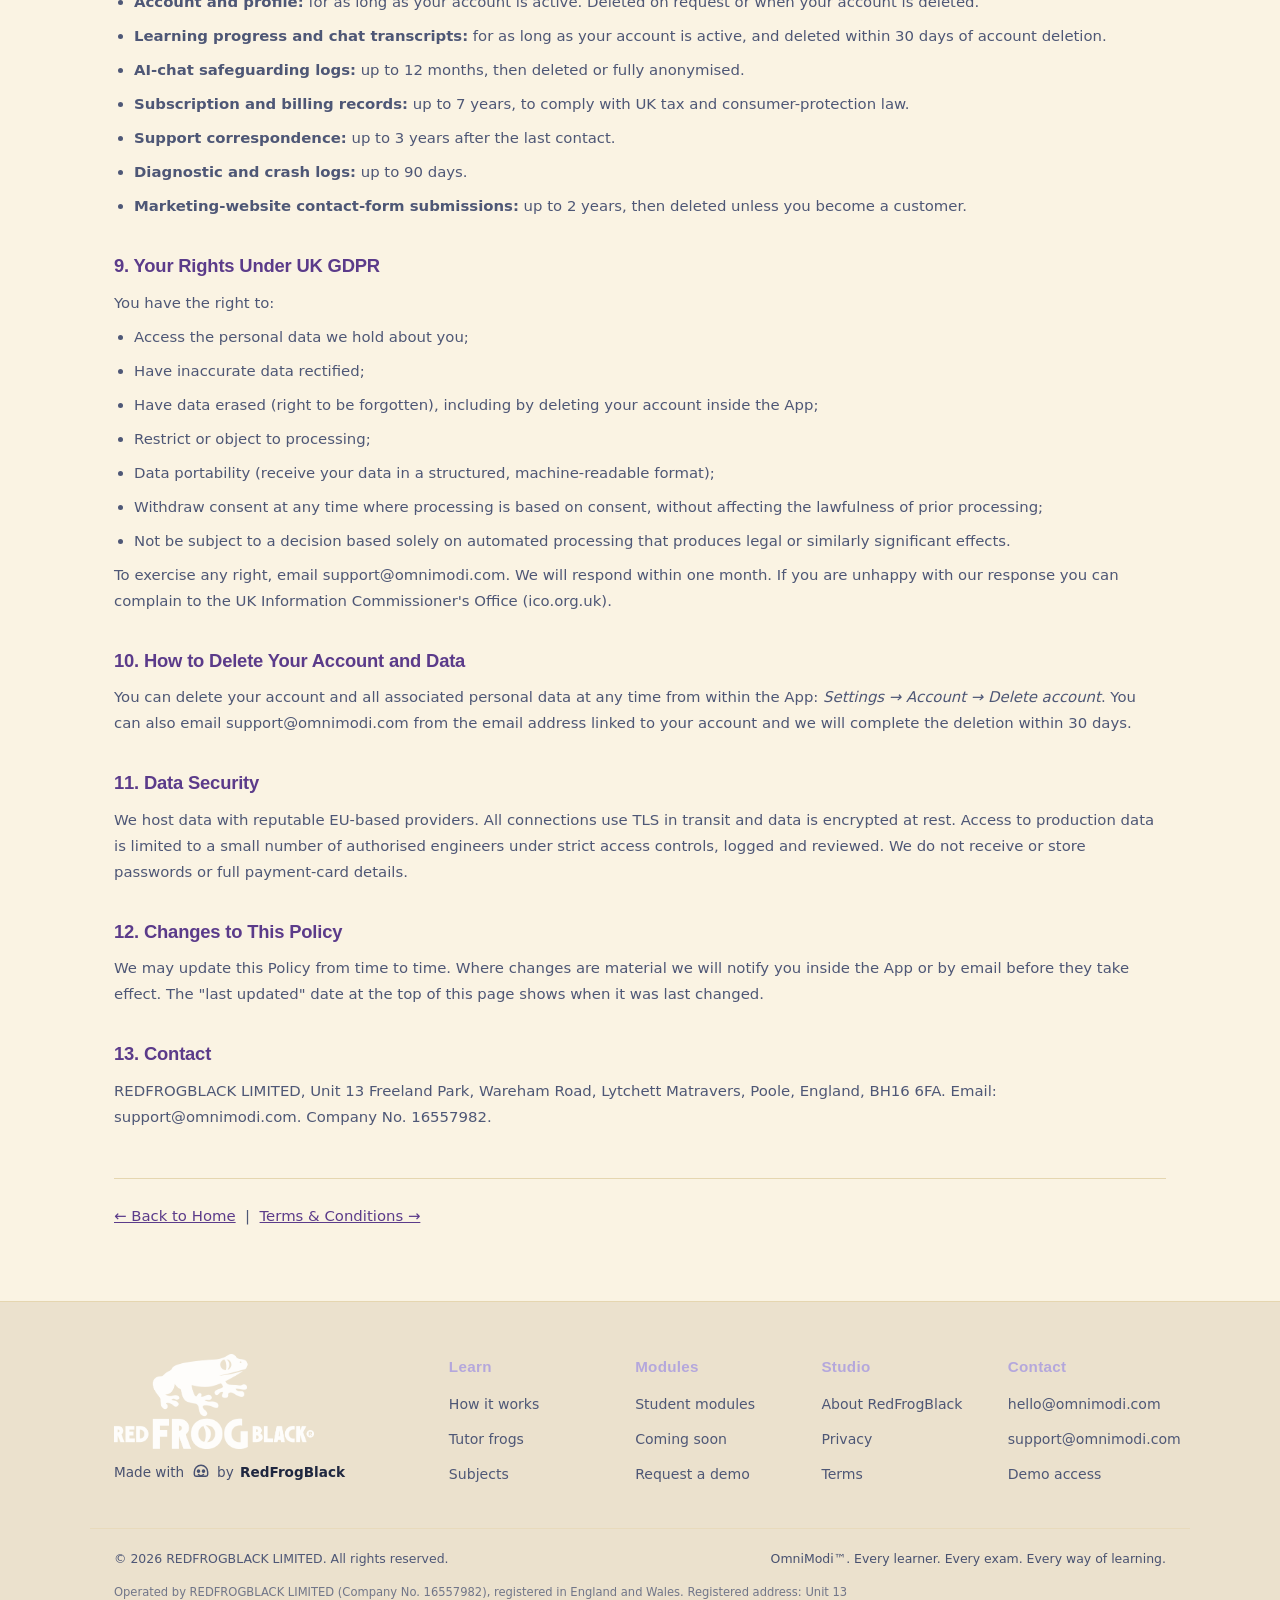
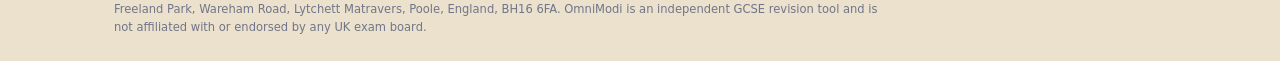
<file: privacy.html>
<!DOCTYPE html>
<html lang="en">
<head>
  <meta charset="UTF-8">
  <meta name="viewport" content="width=device-width, initial-scale=1.0">
  <title>Privacy Policy | OmniModi</title>
  <meta name="description" content="OmniModi Privacy Policy covering the marketing website, the OmniModi Student mobile app on iOS and Android, and the web application. Explains what personal data we collect, why, how we protect it and your rights under UK GDPR.">
  <link rel="preconnect" href="https://api.fontshare.com" crossorigin>
  <link href="https://api.fontshare.com/v2/css?f[]=chillax@400,500,600,700&f[]=general-sans@400,500,600&display=swap" rel="stylesheet">
  <link rel="stylesheet" href="style.css">
  <link rel="icon" type="image/svg+xml" href="favicon.svg">
</head>
<body>
  <nav class="nav">
    <div class="container nav-inner">
      <a href="index.html" class="nav-logo" aria-label="OmniModi home">
        <svg width="34" height="34" viewBox="0 0 36 36" fill="none" aria-hidden="true">
          <defs><linearGradient id="lg" x1="0" y1="0" x2="1" y2="1"><stop offset="0%" stop-color="#6AB8D7"/><stop offset="100%" stop-color="#8B5CF6"/></linearGradient></defs>
          <rect width="36" height="36" rx="10" fill="url(#lg)"/>
          <circle cx="12" cy="13" r="4" fill="white" opacity="0.95"/>
          <circle cx="24" cy="13" r="4" fill="white" opacity="0.95"/>
          <circle cx="18" cy="23" r="4" fill="white"/>
          <line x1="12" y1="13" x2="18" y2="23" stroke="white" stroke-width="1.5" opacity="0.55"/>
          <line x1="24" y1="13" x2="18" y2="23" stroke="white" stroke-width="1.5" opacity="0.55"/>
          <line x1="12" y1="13" x2="24" y2="13" stroke="white" stroke-width="1.5" opacity="0.55"/>
        </svg>
        <span class="nav-logo-text">Omni<span class="nav-logo-accent">Modi</span></span>
      </a>
      <div class="nav-links">
        <a href="index.html">Home</a>
        <a href="pricing.html">Pricing</a>
        <a href="index.html#demo" class="btn-nav">Request Demo &rarr;</a>
      </div>
    </div>
  </nav>

  <main class="legal-page">
    <div class="container legal-content">
      <h1>Privacy Policy</h1>
      <p class="updated">Last updated: 25 August 2026</p>

      <div style="padding:1.25rem 1.5rem;background:color-mix(in srgb, var(--purple) 8%, transparent);border-left:4px solid var(--purple);border-radius:8px;margin:1.5rem 0;">
        <h2 style="margin-top:0;font-size:1.05rem;">In plain English (for Students under 18)</h2>
        <p style="margin:0.5rem 0 0;">We only collect the information we need to help you revise: your sign-in details, the subjects and exam system you choose, the answers you give in games and chats with the tutor frogs, and basic technical logs so the app works. We never sell your data. We never show adverts. You can delete your account and all your data from inside the app at any time.</p>
      </div>

      <p><strong>This Policy explains how REDFROGBLACK LIMITED ("we", "us", "our") collects, uses and protects personal data across the OmniModi Service, which includes: (a) the omnimodi.com marketing website, (b) the OmniModi Student mobile application on iOS and Android (the "App"), and (c) any related web application at app.omnimodi.com.</strong></p>

      <h2>1. Who We Are (Data Controller)</h2>
      <p>REDFROGBLACK LIMITED, company number 16557982, registered in England and Wales, registered address Unit 13 Freeland Park, Wareham Road, Lytchett Matravers, Poole, England, BH16 6FA, is the data controller for personal data processed through the Service. Contact for privacy queries: support@omnimodi.com.</p>

      <h2>2. Personal Data We Collect</h2>
      <p>The categories of personal data we collect depend on which part of the Service you use.</p>

      <h3>2.1 Marketing website (omnimodi.com)</h3>
      <ul>
        <li><strong>Contact-form data:</strong> your name, email, school (optional) and message when you request a demo.</li>
        <li><strong>Strictly-necessary session cookies</strong> used to keep the site working. No advertising or analytics cookies are set unless you explicitly consent.</li>
      </ul>

      <h3>2.2 App and web application (Student account)</h3>
      <ul>
        <li><strong>Account and authentication data:</strong> the identifier and email address returned by your chosen sign-in provider (Sign in with Apple, Sign in with Google, or email magic link). If you use Sign in with Apple with "Hide My Email", we only receive Apple's private relay email. We do not receive or store passwords.</li>
        <li><strong>Profile data:</strong> the display name, tutor-frog avatar, exam system (for example UK GCSE), qualification, subjects and modules you choose during onboarding.</li>
        <li><strong>Learning progress:</strong> the questions you attempt, your answers, scores, streaks, weak-spot analysis, and the state of each game or module.</li>
        <li><strong>AI chat data:</strong> the free-text messages you exchange with the tutor-frog AI, so we can generate responses, tune difficulty and moderate content for safety.</li>
        <li><strong>Subscription and billing metadata:</strong> for App Store or Google Play subscriptions we receive a transaction identifier and subscription status from Apple or Google; we never receive your card details. For web-based subscriptions, Stripe processes the payment and returns a customer ID, billing country and last-four digits only.</li>
        <li><strong>Push-notification tokens:</strong> if you turn on notifications, we store the token issued by Apple Push Notification service or Firebase Cloud Messaging so we can send you reminders and daily-goal nudges. You can turn notifications off at any time in your device settings.</li>
        <li><strong>Device and diagnostic data:</strong> app version, operating system, device model, coarse language and region, crash reports and error logs.</li>
        <li><strong>Support correspondence:</strong> anything you send to support@omnimodi.com.</li>
      </ul>
      <p>We do <strong>not</strong> collect precise location data, contacts, health data, photos or the microphone/camera streams. We do <strong>not</strong> use any advertising SDKs and we do <strong>not</strong> track you across other apps or websites.</p>

      <h2>3. How We Use Personal Data (Purposes and Legal Bases under UK GDPR)</h2>
      <table style="width:100%;border-collapse:collapse;margin:1rem 0;font-size:0.92rem;">
        <thead>
          <tr>
            <th style="text-align:left;border-bottom:1px solid var(--border);padding:0.5rem;">Purpose</th>
            <th style="text-align:left;border-bottom:1px solid var(--border);padding:0.5rem;">Data used</th>
            <th style="text-align:left;border-bottom:1px solid var(--border);padding:0.5rem;">Legal basis</th>
          </tr>
        </thead>
        <tbody>
          <tr>
            <td style="padding:0.5rem;border-bottom:1px solid var(--border);">Provide and operate the Service</td>
            <td style="padding:0.5rem;border-bottom:1px solid var(--border);">Account, profile, learning progress, chat, device data</td>
            <td style="padding:0.5rem;border-bottom:1px solid var(--border);">Performance of contract</td>
          </tr>
          <tr>
            <td style="padding:0.5rem;border-bottom:1px solid var(--border);">Process subscriptions and refunds</td>
            <td style="padding:0.5rem;border-bottom:1px solid var(--border);">Subscription metadata, support correspondence</td>
            <td style="padding:0.5rem;border-bottom:1px solid var(--border);">Performance of contract; legal obligation</td>
          </tr>
          <tr>
            <td style="padding:0.5rem;border-bottom:1px solid var(--border);">Safeguarding: moderate AI chat and detect abuse</td>
            <td style="padding:0.5rem;border-bottom:1px solid var(--border);">AI chat content, account identifier</td>
            <td style="padding:0.5rem;border-bottom:1px solid var(--border);">Legitimate interests (protecting Students) and legal obligation</td>
          </tr>
          <tr>
            <td style="padding:0.5rem;border-bottom:1px solid var(--border);">Send push reminders and product emails you have opted into</td>
            <td style="padding:0.5rem;border-bottom:1px solid var(--border);">Push token, email, learning progress</td>
            <td style="padding:0.5rem;border-bottom:1px solid var(--border);">Consent</td>
          </tr>
          <tr>
            <td style="padding:0.5rem;border-bottom:1px solid var(--border);">Debug crashes and improve reliability</td>
            <td style="padding:0.5rem;border-bottom:1px solid var(--border);">Diagnostic and device data</td>
            <td style="padding:0.5rem;border-bottom:1px solid var(--border);">Legitimate interests (running a stable service)</td>
          </tr>
          <tr>
            <td style="padding:0.5rem;border-bottom:1px solid var(--border);">Respond to a demo request or support enquiry</td>
            <td style="padding:0.5rem;border-bottom:1px solid var(--border);">Contact-form data, correspondence</td>
            <td style="padding:0.5rem;border-bottom:1px solid var(--border);">Legitimate interests / consent</td>
          </tr>
          <tr>
            <td style="padding:0.5rem;">Comply with legal and regulatory obligations</td>
            <td style="padding:0.5rem;">Any of the above, as required</td>
            <td style="padding:0.5rem;">Legal obligation</td>
          </tr>
        </tbody>
      </table>
      <p>We do <strong>not</strong> use personal data for automated decision-making that has legal or similarly significant effects on you. AI chat replies are generated content, not automated decisions.</p>

      <h2>4. Safeguarding Students Under 18</h2>
      <p>The App is designed for Students preparing for GCSE examinations (typically ages 14 to 16). We take specific steps to protect Students under 18:</p>
      <ul>
        <li>The App contains no adverts, no third-party analytics SDKs, no advertising identifiers and no cross-app tracking.</li>
        <li>The AI tutor uses automated safeguards that block the model from producing sexual, self-harm, hateful, violent or otherwise age-inappropriate content, and that block a Student from being coaxed into producing such content.</li>
        <li>The App exposes an in-context reporting tool so Students can flag any AI response that feels unsafe. Reports are reviewed by a human within 24 hours.</li>
        <li>Learning content is age-appropriate and scoped to the Student's chosen qualification and subjects.</li>
        <li>We do not knowingly create accounts for anyone under 13. If we learn that we have inadvertently collected personal data from a child under 13, we will delete it promptly.</li>
      </ul>

      <h2>5. Cookies and On-Device Storage</h2>
      <p><strong>Marketing website:</strong> we use only strictly-necessary session cookies. No advertising, marketing or third-party analytics cookies are set unless you explicitly consent through the cookie banner.</p>
      <p><strong>App:</strong> we use standard on-device storage (Keychain on iOS, EncryptedSharedPreferences on Android) to keep you signed in and to cache your recent learning progress for offline use. No advertising identifiers (IDFA / GAID) are collected.</p>

      <h2>6. Who We Share Personal Data With (Processors)</h2>
      <p>We share personal data only with the service providers we need to run the Service, under written data-processing terms:</p>
      <ul>
        <li><strong>Supabase</strong> (backend database and authentication) &mdash; hosted in the EU.</li>
        <li><strong>Vercel</strong> (web hosting for omnimodi.com and app.omnimodi.com) &mdash; served from the EU region.</li>
        <li><strong>Apple</strong> (Sign in with Apple, App Store subscriptions, Apple Push Notification service).</li>
        <li><strong>Google</strong> (Sign in with Google, Google Play subscriptions, Firebase Cloud Messaging for Android push).</li>
        <li><strong>Stripe</strong> (payment processing for web-based subscriptions).</li>
        <li><strong>OpenAI</strong> and/or equivalent AI providers (generating tutor-frog chat responses). AI providers process your chat content as processors under a data-processing agreement and do not use your content to train their public models.</li>
        <li><strong>Email delivery</strong> (transactional email for magic-link sign-in, receipts and support replies).</li>
      </ul>
      <p>We do not sell personal data and do not share it with advertisers, data brokers or analytics networks.</p>

      <h2>7. International Transfers</h2>
      <p>Personal data is primarily stored in the United Kingdom and the European Economic Area. Where a processor transfers data outside the UK/EEA (for example, some AI-model APIs), we rely on the UK International Data Transfer Agreement, the EU Standard Contractual Clauses, or an adequacy decision, so your data continues to receive an essentially-equivalent level of protection.</p>

      <h2>8. Data Retention</h2>
      <ul>
        <li><strong>Account and profile:</strong> for as long as your account is active. Deleted on request or when your account is deleted.</li>
        <li><strong>Learning progress and chat transcripts:</strong> for as long as your account is active, and deleted within 30 days of account deletion.</li>
        <li><strong>AI-chat safeguarding logs:</strong> up to 12 months, then deleted or fully anonymised.</li>
        <li><strong>Subscription and billing records:</strong> up to 7 years, to comply with UK tax and consumer-protection law.</li>
        <li><strong>Support correspondence:</strong> up to 3 years after the last contact.</li>
        <li><strong>Diagnostic and crash logs:</strong> up to 90 days.</li>
        <li><strong>Marketing-website contact-form submissions:</strong> up to 2 years, then deleted unless you become a customer.</li>
      </ul>

      <h2>9. Your Rights Under UK GDPR</h2>
      <p>You have the right to:</p>
      <ul>
        <li>Access the personal data we hold about you;</li>
        <li>Have inaccurate data rectified;</li>
        <li>Have data erased (right to be forgotten), including by deleting your account inside the App;</li>
        <li>Restrict or object to processing;</li>
        <li>Data portability (receive your data in a structured, machine-readable format);</li>
        <li>Withdraw consent at any time where processing is based on consent, without affecting the lawfulness of prior processing;</li>
        <li>Not be subject to a decision based solely on automated processing that produces legal or similarly significant effects.</li>
      </ul>
      <p>To exercise any right, email support@omnimodi.com. We will respond within one month. If you are unhappy with our response you can complain to the UK Information Commissioner's Office (ico.org.uk).</p>

      <h2>10. How to Delete Your Account and Data</h2>
      <p>You can delete your account and all associated personal data at any time from within the App: <em>Settings &rarr; Account &rarr; Delete account</em>. You can also email support@omnimodi.com from the email address linked to your account and we will complete the deletion within 30 days.</p>

      <h2>11. Data Security</h2>
      <p>We host data with reputable EU-based providers. All connections use TLS in transit and data is encrypted at rest. Access to production data is limited to a small number of authorised engineers under strict access controls, logged and reviewed. We do not receive or store passwords or full payment-card details.</p>

      <h2>12. Changes to This Policy</h2>
      <p>We may update this Policy from time to time. Where changes are material we will notify you inside the App or by email before they take effect. The "last updated" date at the top of this page shows when it was last changed.</p>

      <h2>13. Contact</h2>
      <p>REDFROGBLACK LIMITED, Unit 13 Freeland Park, Wareham Road, Lytchett Matravers, Poole, England, BH16 6FA. Email: support@omnimodi.com. Company No. 16557982.</p>

      <p style="margin-top:3rem;padding-top:1.5rem;border-top:1px solid var(--border);">
        <a href="index.html">&larr; Back to Home</a> &nbsp;|&nbsp; <a href="terms.html">Terms &amp; Conditions &rarr;</a>
      </p>
    </div>
  </main>

  <!-- FOOTER -->
  <footer class="footer" id="footer">
    <div class="container footer-inner">
      <div class="footer-brand">
        <img src="assets/brand/redfrogblack-logo.png" alt="REDFROGBLACK LIMITED studio logo" width="200" height="96" class="footer-brand-logo" loading="lazy">
        <p class="footer-made">
          Made with
          <svg class="footer-frog" width="20" height="20" viewBox="0 0 24 24" fill="none" stroke="currentColor" stroke-width="1.75" stroke-linecap="round" stroke-linejoin="round" aria-hidden="true">
            <path d="M4 12a8 8 0 0 1 16 0v3a2 2 0 0 1-2 2H6a2 2 0 0 1-2-2z"/>
            <circle cx="9" cy="11" r="1.3" fill="currentColor"/>
            <circle cx="15" cy="11" r="1.3" fill="currentColor"/>
            <path d="M9 15c1 1 2 1.4 3 1.4S13.9 16 15 15"/>
          </svg>
          by <strong>RedFrogBlack</strong>
        </p>
      </div>
      <div class="footer-cols">
        <div class="footer-col">
          <h4>Learn</h4>
          <ul>
            <li><a href="index.html#how">How it works</a></li>
            <li><a href="index.html#tutors">Tutor frogs</a></li>
            <li><a href="index.html#subjects">Subjects</a></li>
          </ul>
        </div>
        <div class="footer-col">
          <h4>Modules</h4>
          <ul>
            <li><a href="index.html#features">Student modules</a></li>
            <li><a href="index.html#roadmap">Coming soon</a></li>
            <li><a href="index.html#demo">Request a demo</a></li>
          </ul>
        </div>
        <div class="footer-col">
          <h4>Studio</h4>
          <ul>
            <li><a href="https://redfrogblackart.com" rel="noopener" target="_blank">About RedFrogBlack</a></li>
            <li><a href="privacy.html">Privacy</a></li>
            <li><a href="terms.html">Terms</a></li>
          </ul>
        </div>
        <div class="footer-col">
          <h4>Contact</h4>
          <ul>
            <li><a href="mailto:hello@omnimodi.com">hello@omnimodi.com</a></li>
            <li><a href="mailto:support@omnimodi.com">support@omnimodi.com</a></li>
            <li><a href="index.html#demo">Demo access</a></li>
          </ul>
        </div>
      </div>
    </div>
    <div class="container footer-legal-row">
      <p class="footer-copy">&copy; <span class="year">2026</span> REDFROGBLACK LIMITED. All rights reserved.</p>
      <p class="footer-tag">OmniModi&trade;. Every learner. Every exam. Every way of learning.</p>
    </div>
    <div class="container footer-legal-fine">
      <p>Operated by REDFROGBLACK LIMITED (Company No. 16557982), registered in England and Wales. Registered address: Unit 13 Freeland Park, Wareham Road, Lytchett Matravers, Poole, England, BH16 6FA. OmniModi is an independent GCSE revision tool and is not affiliated with or endorsed by any UK exam board.</p>
    </div>
  </footer>

  <script>
    // Auto-update copyright year in all footers
    document.querySelectorAll('.year').forEach(function(el){ el.textContent = new Date().getFullYear(); });
  </script>
</body>
</html>
</file>
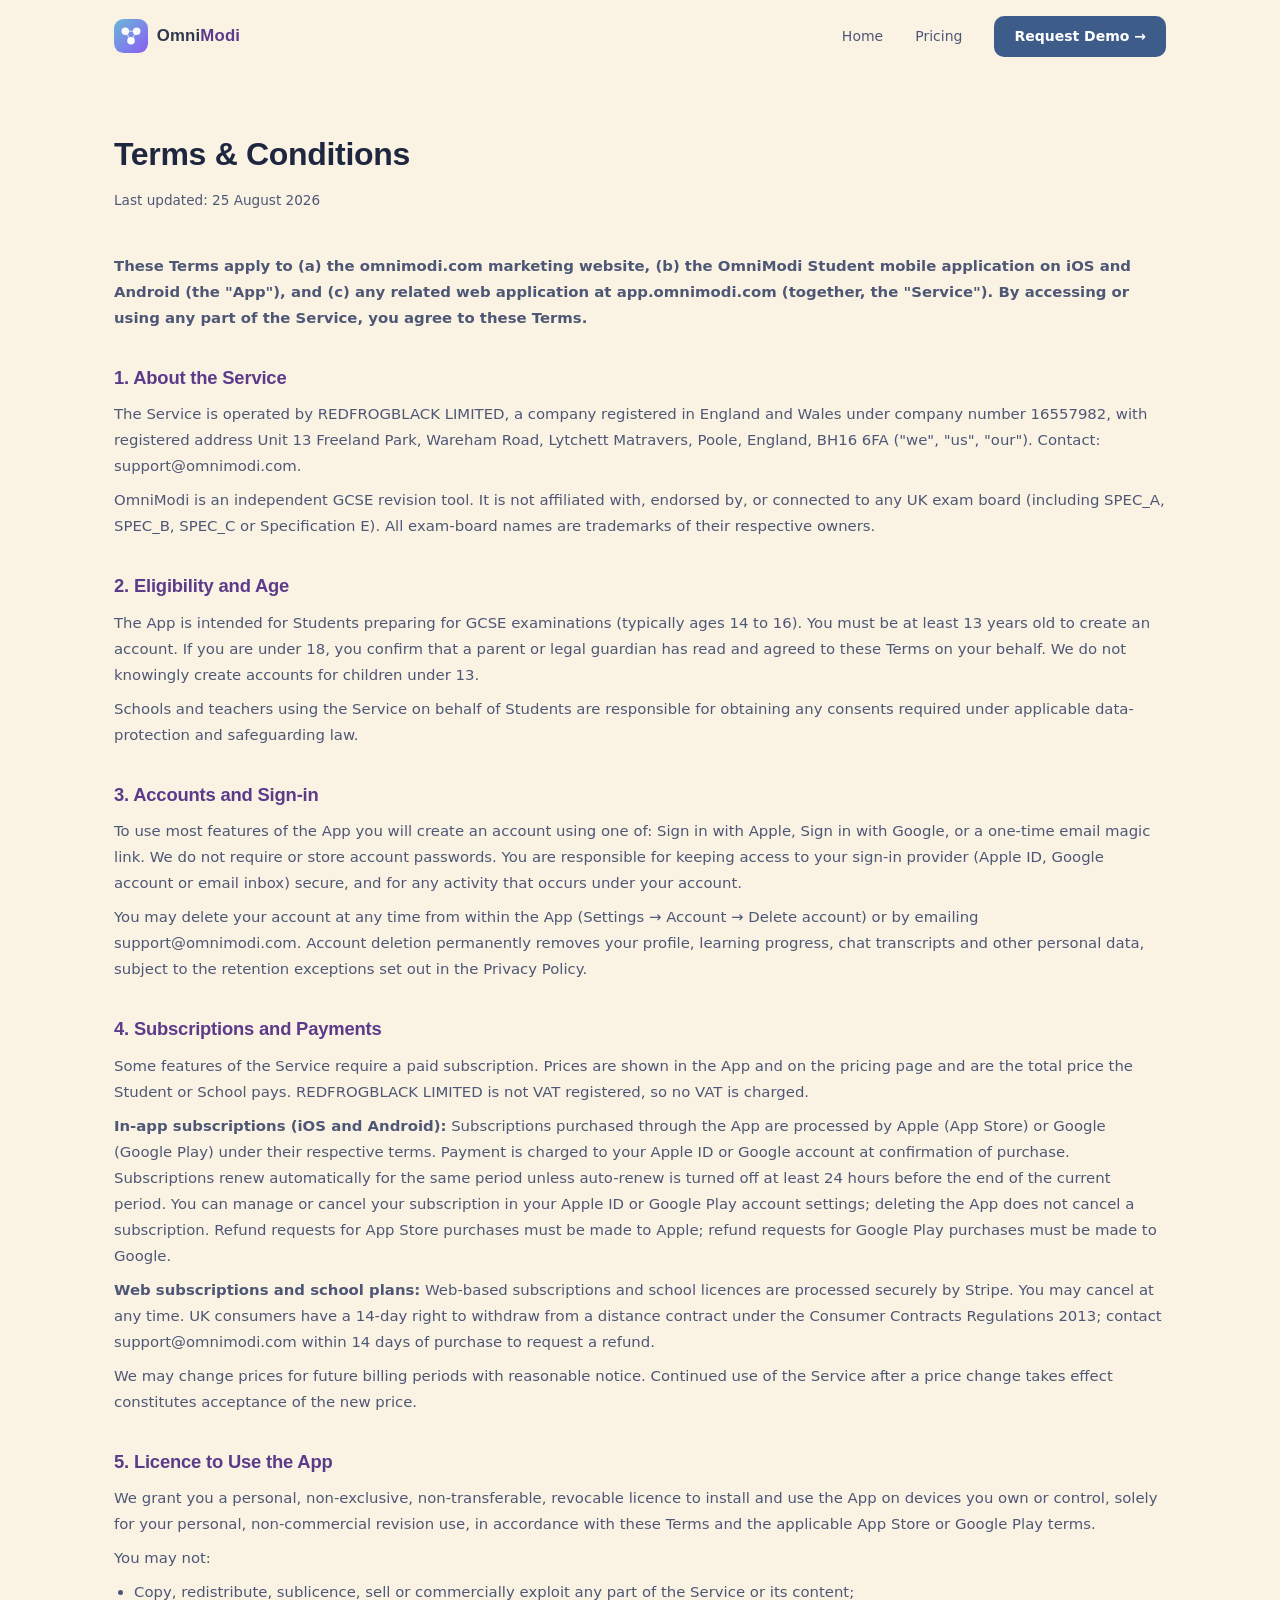
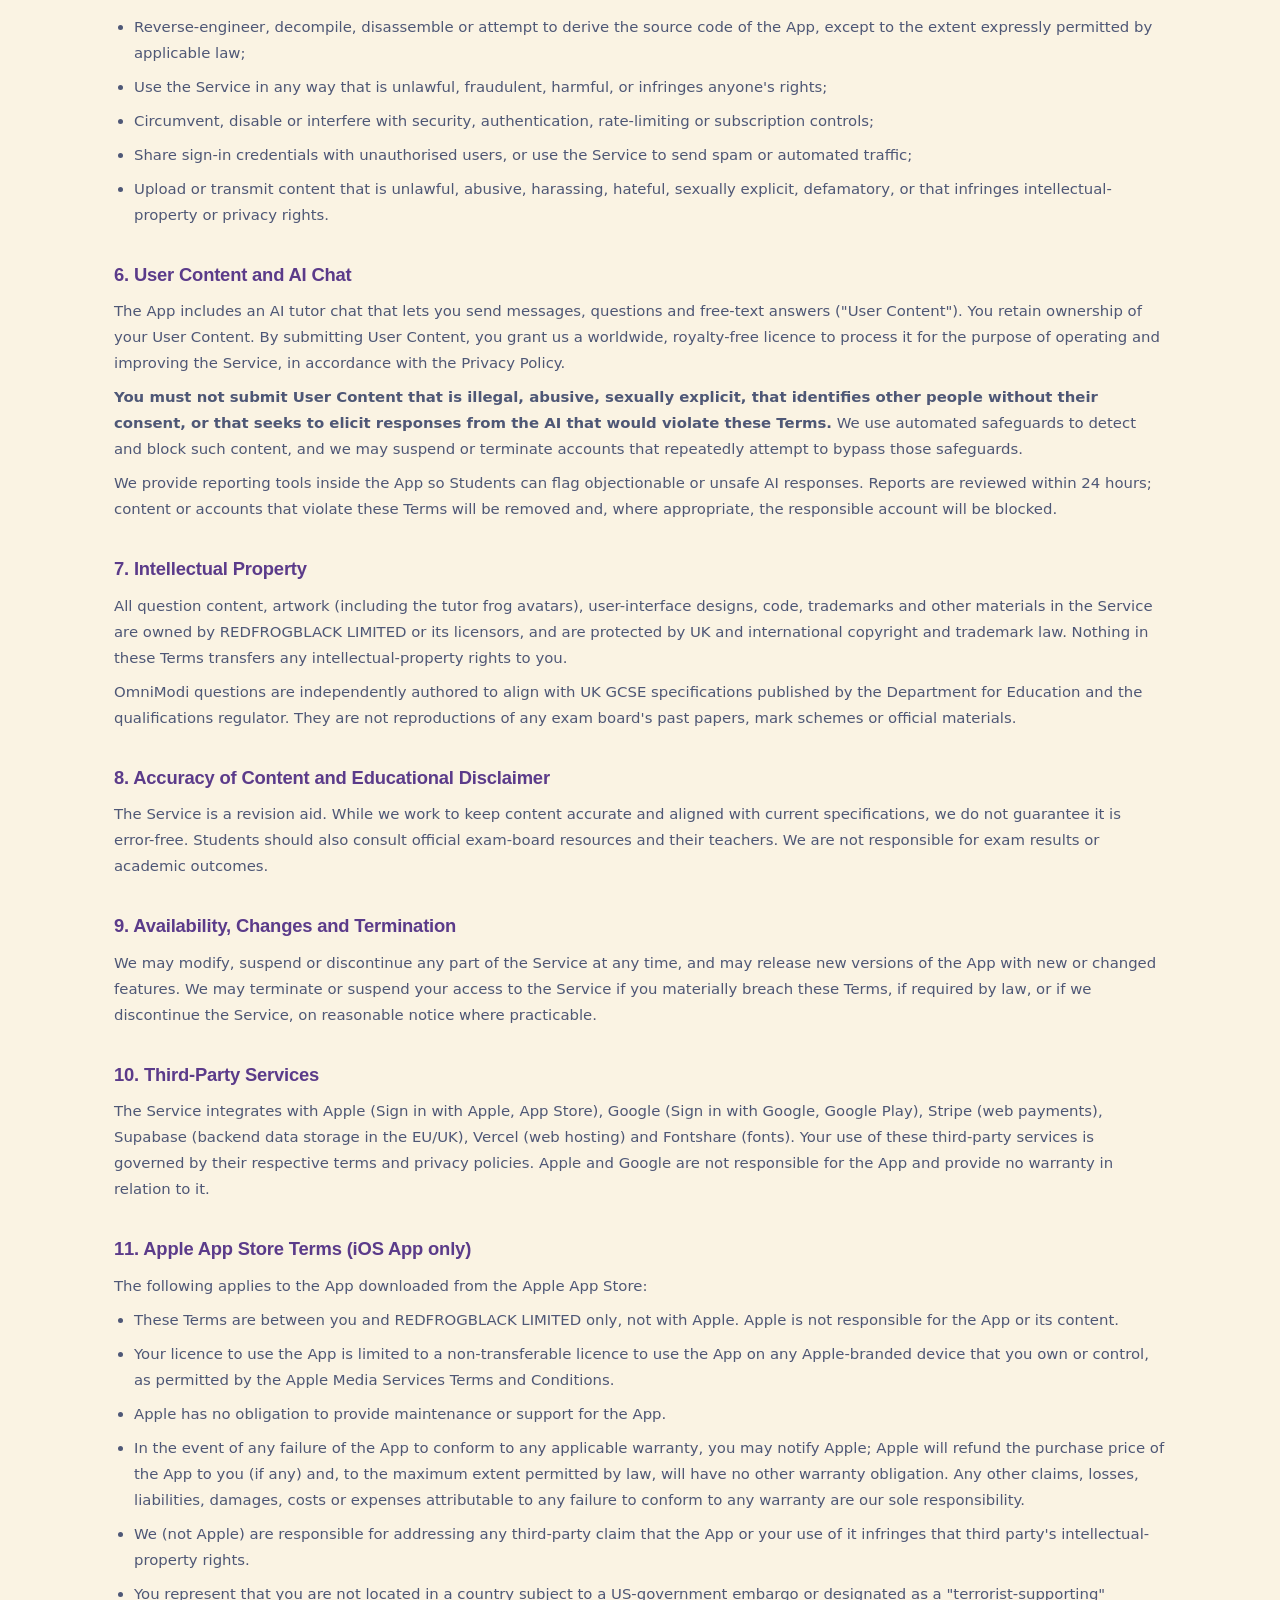
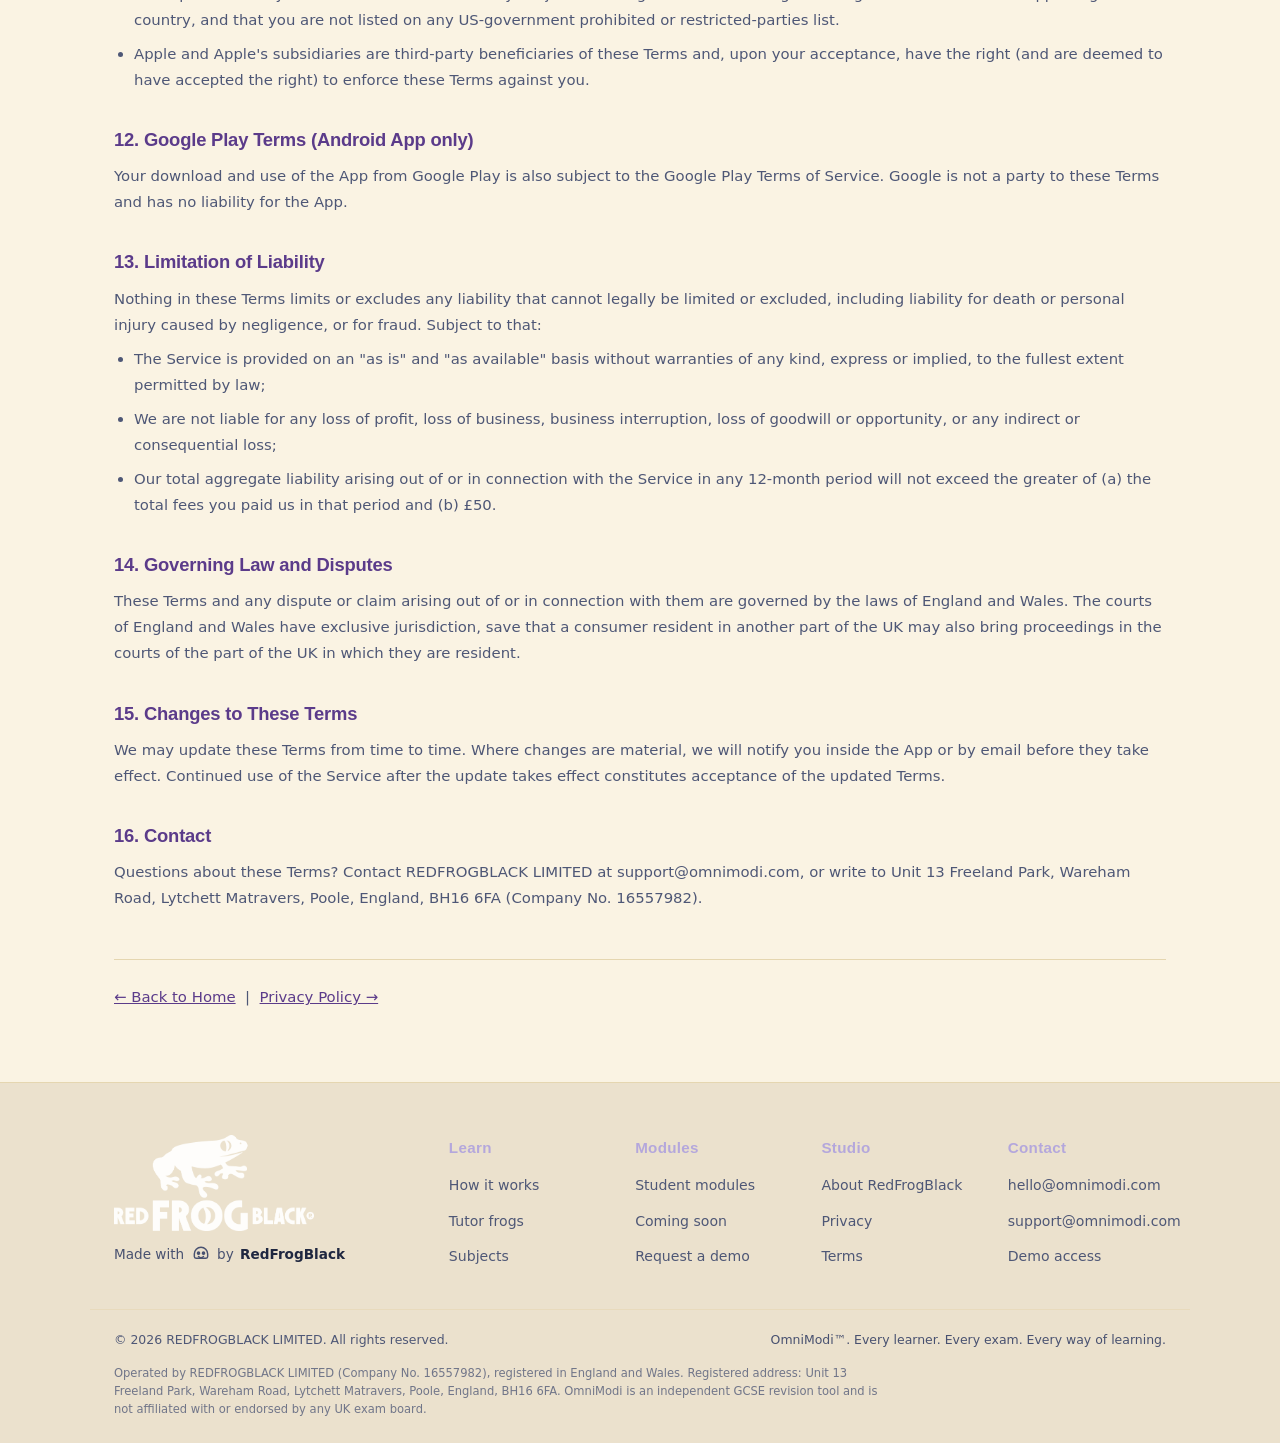
<file: terms.html>
<!DOCTYPE html>
<html lang="en">
<head>
  <meta charset="UTF-8">
  <meta name="viewport" content="width=device-width, initial-scale=1.0">
  <title>Terms &amp; Conditions | OmniModi</title>
  <meta name="description" content="OmniModi Terms and Conditions covering the marketing website, the OmniModi Student mobile app on iOS and Android, subscriptions, and use of the service.">
  <link rel="preconnect" href="https://api.fontshare.com" crossorigin>
  <link href="https://api.fontshare.com/v2/css?f[]=chillax@400,500,600,700&f[]=general-sans@400,500,600&display=swap" rel="stylesheet">
  <link rel="stylesheet" href="style.css">
  <link rel="icon" type="image/svg+xml" href="favicon.svg">
</head>
<body>
  <nav class="nav">
    <div class="container nav-inner">
      <a href="index.html" class="nav-logo" aria-label="OmniModi home">
        <svg width="34" height="34" viewBox="0 0 36 36" fill="none" aria-hidden="true">
          <defs><linearGradient id="lg" x1="0" y1="0" x2="1" y2="1"><stop offset="0%" stop-color="#6AB8D7"/><stop offset="100%" stop-color="#8B5CF6"/></linearGradient></defs>
          <rect width="36" height="36" rx="10" fill="url(#lg)"/>
          <circle cx="12" cy="13" r="4" fill="white" opacity="0.95"/>
          <circle cx="24" cy="13" r="4" fill="white" opacity="0.95"/>
          <circle cx="18" cy="23" r="4" fill="white"/>
          <line x1="12" y1="13" x2="18" y2="23" stroke="white" stroke-width="1.5" opacity="0.55"/>
          <line x1="24" y1="13" x2="18" y2="23" stroke="white" stroke-width="1.5" opacity="0.55"/>
          <line x1="12" y1="13" x2="24" y2="13" stroke="white" stroke-width="1.5" opacity="0.55"/>
        </svg>
        <span class="nav-logo-text">Omni<span class="nav-logo-accent">Modi</span></span>
      </a>
      <div class="nav-links">
        <a href="index.html">Home</a>
        <a href="pricing.html">Pricing</a>
        <a href="index.html#demo" class="btn-nav">Request Demo &rarr;</a>
      </div>
    </div>
  </nav>

  <main class="legal-page">
    <div class="container legal-content">
      <h1>Terms &amp; Conditions</h1>
      <p class="updated">Last updated: 25 August 2026</p>

      <p><strong>These Terms apply to (a) the omnimodi.com marketing website, (b) the OmniModi Student mobile application on iOS and Android (the "App"), and (c) any related web application at app.omnimodi.com (together, the "Service"). By accessing or using any part of the Service, you agree to these Terms.</strong></p>

      <h2>1. About the Service</h2>
      <p>The Service is operated by REDFROGBLACK LIMITED, a company registered in England and Wales under company number 16557982, with registered address Unit 13 Freeland Park, Wareham Road, Lytchett Matravers, Poole, England, BH16 6FA ("we", "us", "our"). Contact: support@omnimodi.com.</p>
      <p>OmniModi is an independent GCSE revision tool. It is not affiliated with, endorsed by, or connected to any UK exam board (including SPEC_A, SPEC_B, SPEC_C or Specification E). All exam-board names are trademarks of their respective owners.</p>

      <h2>2. Eligibility and Age</h2>
      <p>The App is intended for Students preparing for GCSE examinations (typically ages 14 to 16). You must be at least 13 years old to create an account. If you are under 18, you confirm that a parent or legal guardian has read and agreed to these Terms on your behalf. We do not knowingly create accounts for children under 13.</p>
      <p>Schools and teachers using the Service on behalf of Students are responsible for obtaining any consents required under applicable data-protection and safeguarding law.</p>

      <h2>3. Accounts and Sign-in</h2>
      <p>To use most features of the App you will create an account using one of: Sign in with Apple, Sign in with Google, or a one-time email magic link. We do not require or store account passwords. You are responsible for keeping access to your sign-in provider (Apple ID, Google account or email inbox) secure, and for any activity that occurs under your account.</p>
      <p>You may delete your account at any time from within the App (Settings &rarr; Account &rarr; Delete account) or by emailing support@omnimodi.com. Account deletion permanently removes your profile, learning progress, chat transcripts and other personal data, subject to the retention exceptions set out in the Privacy Policy.</p>

      <h2>4. Subscriptions and Payments</h2>
      <p>Some features of the Service require a paid subscription. Prices are shown in the App and on the pricing page and are the total price the Student or School pays. REDFROGBLACK LIMITED is not VAT registered, so no VAT is charged.</p>
      <p><strong>In-app subscriptions (iOS and Android):</strong> Subscriptions purchased through the App are processed by Apple (App Store) or Google (Google Play) under their respective terms. Payment is charged to your Apple ID or Google account at confirmation of purchase. Subscriptions renew automatically for the same period unless auto-renew is turned off at least 24 hours before the end of the current period. You can manage or cancel your subscription in your Apple ID or Google Play account settings; deleting the App does not cancel a subscription. Refund requests for App Store purchases must be made to Apple; refund requests for Google Play purchases must be made to Google.</p>
      <p><strong>Web subscriptions and school plans:</strong> Web-based subscriptions and school licences are processed securely by Stripe. You may cancel at any time. UK consumers have a 14-day right to withdraw from a distance contract under the Consumer Contracts Regulations 2013; contact support@omnimodi.com within 14 days of purchase to request a refund.</p>
      <p>We may change prices for future billing periods with reasonable notice. Continued use of the Service after a price change takes effect constitutes acceptance of the new price.</p>

      <h2>5. Licence to Use the App</h2>
      <p>We grant you a personal, non-exclusive, non-transferable, revocable licence to install and use the App on devices you own or control, solely for your personal, non-commercial revision use, in accordance with these Terms and the applicable App Store or Google Play terms.</p>
      <p>You may not:</p>
      <ul>
        <li>Copy, redistribute, sublicence, sell or commercially exploit any part of the Service or its content;</li>
        <li>Reverse-engineer, decompile, disassemble or attempt to derive the source code of the App, except to the extent expressly permitted by applicable law;</li>
        <li>Use the Service in any way that is unlawful, fraudulent, harmful, or infringes anyone's rights;</li>
        <li>Circumvent, disable or interfere with security, authentication, rate-limiting or subscription controls;</li>
        <li>Share sign-in credentials with unauthorised users, or use the Service to send spam or automated traffic;</li>
        <li>Upload or transmit content that is unlawful, abusive, harassing, hateful, sexually explicit, defamatory, or that infringes intellectual-property or privacy rights.</li>
      </ul>

      <h2>6. User Content and AI Chat</h2>
      <p>The App includes an AI tutor chat that lets you send messages, questions and free-text answers ("User Content"). You retain ownership of your User Content. By submitting User Content, you grant us a worldwide, royalty-free licence to process it for the purpose of operating and improving the Service, in accordance with the Privacy Policy.</p>
      <p><strong>You must not submit User Content that is illegal, abusive, sexually explicit, that identifies other people without their consent, or that seeks to elicit responses from the AI that would violate these Terms.</strong> We use automated safeguards to detect and block such content, and we may suspend or terminate accounts that repeatedly attempt to bypass those safeguards.</p>
      <p>We provide reporting tools inside the App so Students can flag objectionable or unsafe AI responses. Reports are reviewed within 24 hours; content or accounts that violate these Terms will be removed and, where appropriate, the responsible account will be blocked.</p>

      <h2>7. Intellectual Property</h2>
      <p>All question content, artwork (including the tutor frog avatars), user-interface designs, code, trademarks and other materials in the Service are owned by REDFROGBLACK LIMITED or its licensors, and are protected by UK and international copyright and trademark law. Nothing in these Terms transfers any intellectual-property rights to you.</p>
      <p>OmniModi questions are independently authored to align with UK GCSE specifications published by the Department for Education and the qualifications regulator. They are not reproductions of any exam board's past papers, mark schemes or official materials.</p>

      <h2>8. Accuracy of Content and Educational Disclaimer</h2>
      <p>The Service is a revision aid. While we work to keep content accurate and aligned with current specifications, we do not guarantee it is error-free. Students should also consult official exam-board resources and their teachers. We are not responsible for exam results or academic outcomes.</p>

      <h2>9. Availability, Changes and Termination</h2>
      <p>We may modify, suspend or discontinue any part of the Service at any time, and may release new versions of the App with new or changed features. We may terminate or suspend your access to the Service if you materially breach these Terms, if required by law, or if we discontinue the Service, on reasonable notice where practicable.</p>

      <h2>10. Third-Party Services</h2>
      <p>The Service integrates with Apple (Sign in with Apple, App Store), Google (Sign in with Google, Google Play), Stripe (web payments), Supabase (backend data storage in the EU/UK), Vercel (web hosting) and Fontshare (fonts). Your use of these third-party services is governed by their respective terms and privacy policies. Apple and Google are not responsible for the App and provide no warranty in relation to it.</p>

      <h2>11. Apple App Store Terms (iOS App only)</h2>
      <p>The following applies to the App downloaded from the Apple App Store:</p>
      <ul>
        <li>These Terms are between you and REDFROGBLACK LIMITED only, not with Apple. Apple is not responsible for the App or its content.</li>
        <li>Your licence to use the App is limited to a non-transferable licence to use the App on any Apple-branded device that you own or control, as permitted by the Apple Media Services Terms and Conditions.</li>
        <li>Apple has no obligation to provide maintenance or support for the App.</li>
        <li>In the event of any failure of the App to conform to any applicable warranty, you may notify Apple; Apple will refund the purchase price of the App to you (if any) and, to the maximum extent permitted by law, will have no other warranty obligation. Any other claims, losses, liabilities, damages, costs or expenses attributable to any failure to conform to any warranty are our sole responsibility.</li>
        <li>We (not Apple) are responsible for addressing any third-party claim that the App or your use of it infringes that third party's intellectual-property rights.</li>
        <li>You represent that you are not located in a country subject to a US-government embargo or designated as a "terrorist-supporting" country, and that you are not listed on any US-government prohibited or restricted-parties list.</li>
        <li>Apple and Apple's subsidiaries are third-party beneficiaries of these Terms and, upon your acceptance, have the right (and are deemed to have accepted the right) to enforce these Terms against you.</li>
      </ul>

      <h2>12. Google Play Terms (Android App only)</h2>
      <p>Your download and use of the App from Google Play is also subject to the Google Play Terms of Service. Google is not a party to these Terms and has no liability for the App.</p>

      <h2>13. Limitation of Liability</h2>
      <p>Nothing in these Terms limits or excludes any liability that cannot legally be limited or excluded, including liability for death or personal injury caused by negligence, or for fraud. Subject to that:</p>
      <ul>
        <li>The Service is provided on an "as is" and "as available" basis without warranties of any kind, express or implied, to the fullest extent permitted by law;</li>
        <li>We are not liable for any loss of profit, loss of business, business interruption, loss of goodwill or opportunity, or any indirect or consequential loss;</li>
        <li>Our total aggregate liability arising out of or in connection with the Service in any 12-month period will not exceed the greater of (a) the total fees you paid us in that period and (b) &pound;50.</li>
      </ul>

      <h2>14. Governing Law and Disputes</h2>
      <p>These Terms and any dispute or claim arising out of or in connection with them are governed by the laws of England and Wales. The courts of England and Wales have exclusive jurisdiction, save that a consumer resident in another part of the UK may also bring proceedings in the courts of the part of the UK in which they are resident.</p>

      <h2>15. Changes to These Terms</h2>
      <p>We may update these Terms from time to time. Where changes are material, we will notify you inside the App or by email before they take effect. Continued use of the Service after the update takes effect constitutes acceptance of the updated Terms.</p>

      <h2>16. Contact</h2>
      <p>Questions about these Terms? Contact REDFROGBLACK LIMITED at support@omnimodi.com, or write to Unit 13 Freeland Park, Wareham Road, Lytchett Matravers, Poole, England, BH16 6FA (Company No. 16557982).</p>

      <p style="margin-top:3rem;padding-top:1.5rem;border-top:1px solid var(--border);">
        <a href="index.html">&larr; Back to Home</a> &nbsp;|&nbsp; <a href="privacy.html">Privacy Policy &rarr;</a>
      </p>
    </div>
  </main>

  <!-- FOOTER -->
  <footer class="footer" id="footer">
    <div class="container footer-inner">
      <div class="footer-brand">
        <img src="assets/brand/redfrogblack-logo.png" alt="REDFROGBLACK LIMITED studio logo" width="200" height="96" class="footer-brand-logo" loading="lazy">
        <p class="footer-made">
          Made with
          <svg class="footer-frog" width="20" height="20" viewBox="0 0 24 24" fill="none" stroke="currentColor" stroke-width="1.75" stroke-linecap="round" stroke-linejoin="round" aria-hidden="true">
            <path d="M4 12a8 8 0 0 1 16 0v3a2 2 0 0 1-2 2H6a2 2 0 0 1-2-2z"/>
            <circle cx="9" cy="11" r="1.3" fill="currentColor"/>
            <circle cx="15" cy="11" r="1.3" fill="currentColor"/>
            <path d="M9 15c1 1 2 1.4 3 1.4S13.9 16 15 15"/>
          </svg>
          by <strong>RedFrogBlack</strong>
        </p>
      </div>
      <div class="footer-cols">
        <div class="footer-col">
          <h4>Learn</h4>
          <ul>
            <li><a href="index.html#how">How it works</a></li>
            <li><a href="index.html#tutors">Tutor frogs</a></li>
            <li><a href="index.html#subjects">Subjects</a></li>
          </ul>
        </div>
        <div class="footer-col">
          <h4>Modules</h4>
          <ul>
            <li><a href="index.html#features">Student modules</a></li>
            <li><a href="index.html#roadmap">Coming soon</a></li>
            <li><a href="index.html#demo">Request a demo</a></li>
          </ul>
        </div>
        <div class="footer-col">
          <h4>Studio</h4>
          <ul>
            <li><a href="https://redfrogblackart.com" rel="noopener" target="_blank">About RedFrogBlack</a></li>
            <li><a href="privacy.html">Privacy</a></li>
            <li><a href="terms.html">Terms</a></li>
          </ul>
        </div>
        <div class="footer-col">
          <h4>Contact</h4>
          <ul>
            <li><a href="mailto:hello@omnimodi.com">hello@omnimodi.com</a></li>
            <li><a href="mailto:support@omnimodi.com">support@omnimodi.com</a></li>
            <li><a href="index.html#demo">Demo access</a></li>
          </ul>
        </div>
      </div>
    </div>
    <div class="container footer-legal-row">
      <p class="footer-copy">&copy; <span class="year">2026</span> REDFROGBLACK LIMITED. All rights reserved.</p>
      <p class="footer-tag">OmniModi&trade;. Every learner. Every exam. Every way of learning.</p>
    </div>
    <div class="container footer-legal-fine">
      <p>Operated by REDFROGBLACK LIMITED (Company No. 16557982), registered in England and Wales. Registered address: Unit 13 Freeland Park, Wareham Road, Lytchett Matravers, Poole, England, BH16 6FA. OmniModi is an independent GCSE revision tool and is not affiliated with or endorsed by any UK exam board.</p>
    </div>
  </footer>

  <script>
    // Auto-update copyright year in all footers
    document.querySelectorAll('.year').forEach(function(el){ el.textContent = new Date().getFullYear(); });
  </script>
</body>
</html>
</file>
<file: style.css>
/* ============================================================
   OmniModi marketing site -- global styles

   PALETTE: Summer Fresh (Aug 2026)
   -----------------------------------------------------------
   A multi-colour, positive palette inspired by the Summer
   Fresh Affinity set. Purple + cobalt + mustard + sage +
   dusty pink + warm orange, on either warm cream (light) or
   deep cobalt (dark). No burgundy, no salmon-terracotta as
   CTA. Colour is semantic: --brand for primary action,
   --accent-warm / --accent-cool / --accent-yellow for
   supporting roles, and a real subject-accent set on top.

   The variable names --purple / --cyan / --purple-light are
   kept as ALIASES pointing at the new semantic tokens so
   every existing rule keeps working. New code should use the
   semantic names.

   Theme selection: follows the device by default via the
   `prefers-color-scheme` media query. A page can force a
   theme by setting <html data-theme="light"> or "dark".
   ============================================================ */
@import url('https://api.fontshare.com/v2/css?f[]=chillax@500,600,700&f[]=general-sans@400,500,600,700&display=swap');

/* ---------- LIGHT (default) ---------- */
:root,
:root[data-theme="light"] {
  color-scheme: light;

  /* Surfaces (warm cream field, white cards) */
  --bg:            #FAF3E3;   /* softened Summer Fresh cream */
  --bg-2:          #FFFFFF;
  --bg-3:          #F1E7CE;   /* deeper cream for callouts */
  --border:        #E5D6B0;
  --border-soft:   #F0E5C6;
  --card-shadow:   0 12px 28px rgba(60, 55, 30, .10);

  /* Ink */
  --text:          #1F2740;   /* deep navy ink */
  --text-muted:    #4E5776;

  /* Semantic action colours */
  --brand:         #3E5C8A;   /* cobalt primary action */
  --brand-hover:   #2C4670;
  --brand-glow:    rgba(62, 92, 138, .22);
  --brand-ink:     #FFFFFF;

  --accent-purple: #5B3B8A;   /* deep aubergine violet -- links, focus, alt CTA */
  --accent-purple-soft: #B4A7DC;
  --accent-yellow: #E8B33F;   /* mustard */
  --accent-yellow-soft: #F9E17F;
  --accent-warm:   #E1793C;   /* warm orange */
  --accent-pink:   #E0858C;   /* dusty rose */
  --accent-green:  #A0B978;   /* sage */
  --accent-green-deep: #5B642F; /* olive */
  --accent-blue-soft: #97B4C4;

  /* Signature Paul-Smith-style stripe (5 stripes) */
  --stripe: linear-gradient(135deg,
              #3E5C8A 0 10px,
              #E8B33F 10px 19px,
              #A0B978 19px 30px,
              #E0858C 30px 37px,
              #5B3B8A 37px 47px);

  /* --- LEGACY ALIASES (do not remove; kept so every existing
     rule that says var(--purple) / var(--cyan) keeps working) --- */
  --purple:        var(--accent-purple);
  --purple-light:  var(--accent-purple-soft);
  --purple-glow:   rgba(91, 59, 138, .22);
  --cyan:          var(--brand);

  /* Aliases used by inline HTML styles */
  --primary:       var(--brand);
  --surface:       var(--bg-2);
  --muted:         var(--text-muted);

  /* Feature-band + footer surfaces (cobalt on both themes) */
  --band-bg:       linear-gradient(135deg, #1A2B4A, #223763);
  --band-ink:      #FAF3E3;
  --footer-bg:     color-mix(in srgb, var(--bg) 88%, #7A5A2A 12%);
  --footer-ink:    var(--text-muted);

  --radius:        14px;
  --radius-sm:     10px;
  --transition:    0.2s ease;
}

/* ---------- DARK ---------- */
:root[data-theme="dark"] {
  color-scheme: dark;

  --bg:            #1A2B4A;   /* deep cobalt canvas (the loved bottom-blue) */
  --bg-2:          #223763;
  --bg-3:          #2D4478;
  --border:        #375289;
  --border-soft:   #223763;
  --card-shadow:   0 12px 32px rgba(0, 0, 0, .55);

  --text:          #F7F1E1;   /* warm cream ink on cobalt */
  --text-muted:    #C7D2E5;

  --brand:         #F0C64D;   /* mustard primary on dark cobalt -- pop */
  --brand-hover:   #F9E17F;
  --brand-glow:    rgba(240, 198, 77, .32);
  --brand-ink:     #1A2B4A;

  --accent-purple: #B4A7DC;   /* lilac for headings, hero, links */
  --accent-purple-soft: #D5C8F0;
  --accent-yellow: #F9E17F;
  --accent-yellow-soft: #FCEBB0;
  --accent-warm:   #F0A56A;
  --accent-pink:   #F3C3CF;
  --accent-green:  #C0D49E;
  --accent-green-deep: #A0B978;
  --accent-blue-soft: #BCD0D1;

  --stripe: linear-gradient(135deg,
              #B4A7DC 0 10px,
              #F9E17F 10px 19px,
              #C0D49E 19px 30px,
              #F3C3CF 30px 37px,
              #F0A56A 37px 47px);

  --purple:        var(--accent-purple);
  --purple-light:  var(--accent-purple-soft);
  --purple-glow:   rgba(180, 167, 220, .28);
  --cyan:          var(--accent-blue-soft);

  --primary:       var(--brand);
  --surface:       var(--bg-2);
  --muted:         var(--text-muted);

  --band-bg:       linear-gradient(135deg, #0E1F3E, #1A2B4A);
  --band-ink:      #FAF3E3;
  --footer-bg:     color-mix(in srgb, var(--bg) 70%, #000 30%);
  --footer-ink:    var(--text-muted);
}

/* When the user hasn't picked a theme, follow the phone */
@media (prefers-color-scheme: dark) {
  :root:not([data-theme="light"]) {
    color-scheme: dark;

    --bg:            #1A2B4A;
    --bg-2:          #223763;
    --bg-3:          #2D4478;
    --border:        #375289;
    --border-soft:   #223763;
    --card-shadow:   0 12px 32px rgba(0, 0, 0, .55);

    --text:          #F7F1E1;
    --text-muted:    #C7D2E5;

    --brand:         #F0C64D;
    --brand-hover:   #F9E17F;
    --brand-glow:    rgba(240, 198, 77, .32);
    --brand-ink:     #1A2B4A;

    --accent-purple: #B4A7DC;
    --accent-purple-soft: #D5C8F0;
    --accent-yellow: #F9E17F;
    --accent-yellow-soft: #FCEBB0;
    --accent-warm:   #F0A56A;
    --accent-pink:   #F3C3CF;
    --accent-green:  #C0D49E;
    --accent-green-deep: #A0B978;
    --accent-blue-soft: #BCD0D1;

    --stripe: linear-gradient(135deg,
                #B4A7DC 0 10px,
                #F9E17F 10px 19px,
                #C0D49E 19px 30px,
                #F3C3CF 30px 37px,
                #F0A56A 37px 47px);

    --purple:        var(--accent-purple);
    --purple-light:  var(--accent-purple-soft);
    --purple-glow:   rgba(180, 167, 220, .28);
    --cyan:          var(--accent-blue-soft);

    --primary:       var(--brand);
    --surface:       var(--bg-2);
    --muted:         var(--text-muted);

    --band-bg:       linear-gradient(135deg, #0E1F3E, #1A2B4A);
    --band-ink:      #FAF3E3;
    --footer-bg:     color-mix(in srgb, var(--bg) 70%, #000 30%);
    --footer-ink:    var(--text-muted);
  }
}

*, *::before, *::after { box-sizing: border-box; margin: 0; padding: 0; }

html { scroll-behavior: smooth; }

body {
  background: var(--bg);
  color: var(--text);
  font-family: 'General Sans', -apple-system, BlinkMacSystemFont, 'Segoe UI', system-ui, sans-serif;
  font-size: 1rem;
  line-height: 1.65;
  overflow-x: hidden;
}

h1, h2, h3, h4 {
  font-family: 'Chillax', 'General Sans', -apple-system, BlinkMacSystemFont, 'Segoe UI', sans-serif;
  font-weight: 600;
  letter-spacing: -0.01em;
  color: var(--text);
}

a { color: inherit; text-decoration: none; }
ul { list-style: none; }

.container {
  max-width: 1100px;
  margin: 0 auto;
  padding: 0 1.5rem;
}

/* ===== SCROLL ANIMATIONS ===== */
.fade-in {
  opacity: 0;
  transform: translateY(22px);
  transition: opacity 0.6s ease, transform 0.6s ease;
}
.fade-in.visible {
  opacity: 1;
  transform: none;
}

/* ===== BUTTONS ===== */
.btn-primary {
  display: inline-block;
  padding: 0.8rem 1.75rem;
  background: var(--brand);
  color: var(--brand-ink);
  font-weight: 700;
  font-size: 0.95rem;
  border-radius: var(--radius-sm);
  border: none;
  cursor: pointer;
  transition: opacity var(--transition), transform var(--transition);
  text-decoration: none;
}
.btn-primary:hover { opacity: 0.88; transform: translateY(-2px); }
.btn-primary.btn-large { padding: 1rem 2.25rem; font-size: 1.05rem; }

.btn-ghost {
  display: inline-block;
  padding: 0.8rem 1.75rem;
  background: transparent;
  color: var(--text);
  font-weight: 600;
  font-size: 0.95rem;
  border-radius: var(--radius-sm);
  border: 1.5px solid var(--border);
  cursor: pointer;
  transition: border-color var(--transition), color var(--transition);
  text-decoration: none;
}
.btn-ghost:hover { border-color: var(--purple-light); color: var(--purple-light); }

.btn-nav,
.nav-links a.btn-nav {
  --btn-nav-fill: var(--brand);
  --btn-nav-ink: var(--brand-ink);
  padding: 0.55rem 1.25rem;
  background: var(--btn-nav-fill);
  color: var(--btn-nav-ink);
  font-weight: 700;
  font-size: 0.875rem;
  border-radius: var(--radius-sm);
  transition: opacity var(--transition);
}
.btn-nav:hover { opacity: 0.85; }

/* ===== NAV ===== */
.nav {
  position: fixed; top: 0; left: 0; right: 0;
  z-index: 1000;
  transition: background 0.3s, backdrop-filter 0.3s, border-bottom 0.3s;
  padding: 1rem 0;
}
.nav.scrolled {
  background: color-mix(in srgb, var(--bg) 92%, transparent);
  backdrop-filter: blur(14px);
  border-bottom: 1px solid var(--border);
}
.nav-inner {
  max-width: 1100px;
  margin: 0 auto;
  padding: 0 1.5rem;
  display: flex;
  align-items: center;
  justify-content: space-between;
  gap: 1rem;
}
.nav-logo {
  display: flex; align-items: center; gap: 0.625rem;
  font-weight: 700; font-size: 1rem; color: var(--text);
  text-decoration: none; flex-shrink: 0;
}
.nav-logo-text { line-height: 1.2; }
.nav-logo-accent { color: var(--purple); }

.nav-links {
  display: flex; align-items: center; gap: 2rem;
}
.nav-links a {
  font-size: 0.875rem; font-weight: 500; color: var(--text-muted);
  transition: color var(--transition); text-decoration: none;
}
.nav-links a:hover { color: var(--text); }

.nav-burger {
  display: none; flex-direction: column; gap: 5px;
  background: none; border: none; cursor: pointer; padding: 4px;
}
.nav-burger span {
  display: block; width: 22px; height: 2px;
  background: var(--text); border-radius: 2px; transition: all 0.2s;
}

@media (max-width: 700px) {
  .nav-burger { display: flex; }
  .nav-links {
    display: none; position: fixed; top: 0; left: 0; right: 0; bottom: 0;
    background: var(--bg); flex-direction: column; justify-content: center;
    align-items: center; gap: 2rem; font-size: 1.2rem; z-index: 999;
  }
  .nav-links.open { display: flex; }
  .nav-logo { font-size: 0.85rem; }
  .nav-logo svg { width: 28px; height: 28px; }
}

/* ===== HERO ===== */
.hero {
  position: relative;
  min-height: 100vh;
  display: flex; align-items: center;
  padding: 8rem 0 4rem;
  overflow: hidden;
}
.hero-bg {
  position: absolute; inset: 0; pointer-events: none;
}
.hero-orb {
  position: absolute; border-radius: 50%; filter: blur(80px); opacity: 0.25;
}
.hero-orb-1 {
  width: 500px; height: 500px;
  background: var(--purple);
  top: -100px; right: -100px;
}
.hero-orb-2 {
  width: 350px; height: 350px;
  background: var(--cyan);
  bottom: 0; left: -80px; opacity: 0.15;
}
.hero-content {
  position: relative; z-index: 1;
  text-align: center;
}
.hero-badge {
  display: inline-block;
  padding: 0.35rem 1rem;
  background: rgba(109,40,217,0.2);
  border: 1px solid rgba(109,40,217,0.4);
  border-radius: 20px;
  font-size: 0.82rem; font-weight: 600; color: var(--purple);
  margin-bottom: 1.5rem;
}
.hero-title {
  font-family: 'Chillax', 'General Sans', sans-serif;
  font-size: clamp(2.8rem, 7vw, 5rem);
  font-weight: 700;
  line-height: 1.1;
  margin-bottom: 1.25rem;
}
.gradient-text {
  background: linear-gradient(135deg, var(--purple), var(--cyan));
  -webkit-background-clip: text;
  -webkit-text-fill-color: transparent;
  background-clip: text;
}
.hero-sub {
  font-size: clamp(1rem, 2.5vw, 1.2rem);
  color: var(--text-muted);
  max-width: 560px; margin: 0 auto 2rem;
  line-height: 1.7;
}
.hero-ctas {
  display: flex; gap: 1rem; justify-content: center; flex-wrap: wrap;
  margin-bottom: 3rem;
}
.hero-stats {
  display: flex; align-items: center; justify-content: center;
  gap: 1.5rem; flex-wrap: wrap;
}
.stat { text-align: center; }
.stat-num { display: block; font-size: 1.4rem; font-weight: 700; color: var(--text); }
.stat-label { display: block; font-size: 0.75rem; color: var(--text-muted); text-transform: uppercase; letter-spacing: 0.05em; }
.stat-div { width: 1px; height: 36px; background: var(--border); }

/* FLOATING CARDS */
.floating-cards {
  position: absolute; inset: 0; pointer-events: none;
}
.fc {
  position: absolute;
  background: color-mix(in srgb, var(--bg-2) 88%, transparent);
  border: 1px solid var(--border-soft, var(--border));
  border-radius: var(--radius-sm);
  padding: 0.5rem 0.875rem;
  font-size: 0.8rem; font-weight: 600; color: var(--text-muted);
  animation: float 6s ease-in-out infinite;
}
.fc-1 { top: 15%; left: 5%; animation-delay: 0s; }
.fc-2 { top: 30%; right: 4%; animation-delay: 1s; }
.fc-3 { top: 60%; left: 3%; animation-delay: 2s; }
.fc-4 { top: 70%; right: 6%; animation-delay: 0.5s; }
.fc-5 { top: 45%; left: 8%; animation-delay: 1.5s; }
.fc-6 { top: 20%; right: 8%; animation-delay: 2.5s; }
@keyframes float {
  0%, 100% { transform: translateY(0); }
  50% { transform: translateY(-10px); }
}
@media (max-width: 700px) { .floating-cards { display: none; } }

/* ===== SECTIONS ===== */
.section { padding: 5rem 0; }
.section-alt { background: var(--bg-2); }
.section-title {
  font-family: 'Chillax', 'General Sans', sans-serif;
  font-size: clamp(1.75rem, 4vw, 2.5rem);
  font-weight: 700; text-align: center; margin-bottom: 0.75rem;
}
.section-sub {
  text-align: center; color: var(--text-muted);
  font-size: 1.05rem; margin-bottom: 3rem;
}

/* ===== LEVELS ===== */
.levels-grid {
  display: grid; grid-template-columns: 1fr 1fr; gap: 1.5rem;
}
@media (max-width: 700px) { .levels-grid { grid-template-columns: 1fr; } }

.level-card {
  background: var(--bg-2);
  border: 1px solid var(--border);
  border-radius: var(--radius);
  padding: 2rem;
  position: relative;
}
.level-active {
  border-color: var(--purple);
  box-shadow: 0 0 40px var(--purple-glow);
}
.level-icon { font-size: 2.5rem; margin-bottom: 0.75rem; }
.level-card h3 { font-size: 1.5rem; font-weight: 700; margin-bottom: 0.5rem; }
.level-card p { color: var(--text-muted); font-size: 0.9rem; margin-bottom: 1.25rem; }
.level-features { margin-bottom: 1.5rem; }
.level-features li { font-size: 0.875rem; color: var(--text-muted); padding: 0.3rem 0; }
.level-badge {
  position: absolute; top: 1.25rem; right: 1.25rem;
  font-size: 0.72rem; font-weight: 700; padding: 0.25rem 0.625rem;
  border-radius: 20px; text-transform: uppercase; letter-spacing: 0.04em;
}
.badge-live { background: rgba(16,185,129,0.15); color: #34d399; border: 1px solid rgba(52,211,153,0.3); }
.badge-soon { background: var(--bg-3); color: var(--text-muted); border: 1px solid var(--border); }

/* ===== HOW IT WORKS ===== */
.steps {
  display: flex; align-items: flex-start; gap: 1rem;
  justify-content: center; flex-wrap: wrap;
}
.step {
  flex: 1; min-width: 220px; max-width: 280px; text-align: center;
  background: var(--bg-3); border-radius: var(--radius); padding: 2rem 1.5rem;
  border: 1px solid var(--border);
}
.step-num {
  width: 48px; height: 48px; border-radius: 50%;
  background: var(--purple); color: #fff;
  font-size: 1.25rem; font-weight: 700;
  display: flex; align-items: center; justify-content: center;
  margin: 0 auto 1rem;
}
.step h3 { font-size: 1rem; font-weight: 700; margin-bottom: 0.5rem; }
.step p { font-size: 0.875rem; color: var(--text-muted); }
.step-arrow { font-size: 1.5rem; color: var(--text-muted); align-self: center; padding-top: 0; }
@media (max-width: 700px) { .step-arrow { display: none; } }

/* ===== FEATURES ===== */
.features-grid {
  display: grid;
  grid-template-columns: repeat(3, 1fr);
  gap: 1.25rem;
}
@media (max-width: 900px) { .features-grid { grid-template-columns: repeat(2, 1fr); } }
@media (max-width: 560px) { .features-grid { grid-template-columns: 1fr; } }

.feature-card {
  background: var(--bg-2);
  border: 1px solid var(--border);
  border-radius: var(--radius);
  padding: 1.5rem;
  transition: border-color var(--transition), transform var(--transition);
}
.feature-card:hover { border-color: var(--purple); transform: translateY(-3px); }
.feature-icon { font-size: 1.75rem; margin-bottom: 0.75rem; }
.feature-card h3 { font-size: 1rem; font-weight: 700; margin-bottom: 0.4rem; }
.feature-card p { font-size: 0.875rem; color: var(--text-muted); line-height: 1.6; }

/* ===== SUBJECTS ===== */
.subjects-grid {
  display: flex; flex-wrap: wrap; gap: 0.625rem; justify-content: center;
}
.subject-pill {
  padding: 0.5rem 1rem;
  background: var(--bg-3);
  border: 1px solid var(--border);
  border-radius: 20px;
  font-size: 0.875rem; font-weight: 600;
  transition: border-color var(--transition), background var(--transition);
}
.subject-pill:hover { border-color: var(--purple); background: rgba(109,40,217,0.1); }

/* ===== AUDIENCE ===== */
.audience-grid {
  display: grid; grid-template-columns: 1fr 1fr; gap: 1.5rem;
}
@media (max-width: 700px) { .audience-grid { grid-template-columns: 1fr; } }

.audience-card {
  background: var(--bg-2);
  border: 1px solid var(--border);
  border-radius: var(--radius);
  padding: 2rem;
}
.audience-icon { font-size: 2rem; margin-bottom: 0.75rem; }
.audience-card h3 { font-size: 1.2rem; font-weight: 700; margin-bottom: 0.5rem; }
.audience-card p { color: var(--text-muted); font-size: 0.9rem; margin-bottom: 1rem; }
.audience-card li {
  font-size: 0.875rem; color: var(--text-muted);
  padding: 0.3rem 0; padding-left: 1.25rem; position: relative;
}
.audience-card li::before { content: '✓'; position: absolute; left: 0; color: #34d399; }

/* ===== CTA BANNER ===== */
.cta-banner {
  padding: 5rem 0;
  background: var(--band-bg);
  color: var(--band-ink);
  text-align: center;
  border-top: 1px solid var(--border);
  border-bottom: 1px solid var(--border);
}
.cta-banner h2 { color: var(--band-ink); }
.cta-banner .cta-note,
.cta-banner p { color: color-mix(in srgb, var(--band-ink) 78%, transparent); }
.cta-banner h2 {
  font-family: 'Chillax', 'General Sans', sans-serif;
  font-size: clamp(1.75rem, 4vw, 2.5rem);
  font-weight: 700; margin-bottom: 0.75rem;
}
.cta-banner p { color: var(--text-muted); margin-bottom: 2rem; font-size: 1.05rem; }
.cta-note { margin-top: 1rem; font-size: 0.78rem; color: var(--text-muted); }

/* ===== FOOTER ===== */
/* ===== FOOTER (Croakdown-style, RedFrogBlack studio branding bottom-left) ===== */
.footer {
  background: var(--footer-bg);
  border-top: 1px solid var(--border);
  padding: 3.25rem 0 1.5rem;
  color: var(--footer-ink);
}
.footer-inner {
  display: grid;
  grid-template-columns: 1fr;
  gap: 2.5rem;
  align-items: start;
}
@media (min-width: 900px) {
  .footer-inner {
    grid-template-columns: minmax(220px, 1fr) 2.5fr;
    gap: 3rem;
  }
}
.footer-brand {
  display: flex;
  flex-direction: column;
  align-items: flex-start;
  gap: 0.75rem;
}
.footer-brand-logo {
  display: block;
  width: 200px;
  height: auto;
  max-width: 100%;
  opacity: 0.92;
}
[data-theme="light"] .footer-brand-logo {
  /* white-artwork PNG becomes dark on light backgrounds */
  filter: brightness(0) saturate(100%) invert(10%) sepia(8%) saturate(1200%) hue-rotate(190deg);
  opacity: 1;
}
.footer-made {
  display: inline-flex;
  align-items: center;
  gap: 0.4rem;
  font-size: 0.85rem;
  color: color-mix(in srgb, var(--text-muted) 88%, var(--text));
  margin: 0;
}
.footer-made strong {
  color: var(--text);
  font-weight: 700;
}
.footer-frog { color: currentColor; }

.footer-cols {
  display: grid;
  grid-template-columns: repeat(2, minmax(0, 1fr));
  gap: 1.5rem 1.75rem;
}
@media (min-width: 640px) {
  .footer-cols { grid-template-columns: repeat(4, minmax(0, 1fr)); }
}
.footer-col h4 {
  font-family: 'Chillax', 'General Sans', sans-serif;
  font-weight: 600;
  font-size: 0.95rem;
  color: var(--purple-light);
  margin: 0 0 0.75rem;
  letter-spacing: 0.02em;
}
[data-theme="light"] .footer-col h4 { color: var(--purple); }
.footer-col ul {
  list-style: none;
  padding: 0;
  margin: 0;
  display: flex;
  flex-direction: column;
  gap: 0.55rem;
}
.footer-col a {
  font-size: 0.88rem;
  color: var(--text-muted);
  text-decoration: none;
  transition: color var(--transition);
}
.footer-col a:hover { color: var(--text); }

.footer-legal-row {
  margin-top: 2.5rem;
  padding-top: 1.25rem;
  border-top: 1px solid color-mix(in srgb, var(--border) 55%, transparent);
  display: flex;
  flex-direction: column;
  gap: 0.4rem;
  justify-content: space-between;
  align-items: flex-start;
  font-size: 0.78rem;
  color: var(--text-muted);
}
@media (min-width: 720px) {
  .footer-legal-row {
    flex-direction: row;
    align-items: center;
  }
}
.footer-copy, .footer-tag { margin: 0; }
.footer-tag { color: color-mix(in srgb, var(--text-muted) 88%, var(--text)); }

.footer-legal-fine {
  margin-top: 0.9rem;
  font-size: 0.72rem;
  line-height: 1.55;
  color: color-mix(in srgb, var(--text-muted) 78%, transparent);
}
.footer-legal-fine p { margin: 0; max-width: 780px; }

/* ===== NAV LOGO type refresh (subtle, keeps existing SVG mark) ===== */
.nav-logo {
  gap: 0.55rem;
}
.nav-logo-text {
  font-family: 'Chillax', 'General Sans', sans-serif;
  font-weight: 700;
  font-size: 1.05rem;
  letter-spacing: 0.01em;
  color: color-mix(in srgb, var(--text) 92%, transparent);
}
.nav-logo-accent { color: var(--purple); }

/* ===== COOKIE BANNER ===== */
.cookie-banner {
  position: fixed; bottom: 0; left: 0; right: 0;
  background: var(--bg-3);
  border-top: 1px solid var(--border);
  padding: 1rem 1.5rem;
  display: flex; align-items: center; justify-content: center;
  gap: 1.5rem; flex-wrap: wrap;
  z-index: 2000; font-size: 0.83rem; color: var(--text-muted);
}
.cookie-banner a { color: var(--purple); text-decoration: underline; }
.cookie-banner button {
  padding: 0.4rem 1rem;
  background: var(--purple); color: #fff;
  border: none; border-radius: 6px;
  font-size: 0.82rem; font-weight: 600; cursor: pointer;
}
.cookie-banner.hidden { display: none; }

/* ===== LEGAL PAGES ===== */
.legal-page {
  padding: 8rem 0 4rem;
  min-height: 100vh;
}
.legal-page h1 {
  font-size: 2rem; font-weight: 700; margin-bottom: 0.5rem;
}
.legal-page .updated {
  color: var(--text-muted); font-size: 0.85rem; margin-bottom: 2.5rem;
}
.legal-page h2 {
  font-size: 1.15rem; font-weight: 700; margin: 2rem 0 0.5rem;
  color: var(--purple);
}
.legal-page p, .legal-page li {
  color: var(--text-muted); font-size: 0.93rem; line-height: 1.75; margin-bottom: 0.5rem;
}
.legal-page ul { padding-left: 1.25rem; list-style: disc; }
.legal-page a { color: var(--purple); text-decoration: underline; }

/* ── PRICING ─────────────────────────────────────────────────────────── */
.pricing-grid {
  display: grid;
  grid-template-columns: repeat(auto-fit, minmax(280px, 1fr));
  gap: 1.5rem;
  margin-top: 3rem;
  align-items: start;
}
.pricing-card {
  background: var(--surface);
  border: 1px solid var(--border);
  border-radius: 16px;
  padding: 2rem 1.75rem;
  position: relative;
  transition: transform 0.2s, box-shadow 0.2s;
}
.pricing-card:hover { transform: translateY(-4px); box-shadow: 0 12px 40px rgba(0,0,0,0.25); }
.pricing-card-featured {
  border-color: var(--purple-light);
  box-shadow: 0 0 0 1px var(--purple-light), 0 8px 32px var(--purple-glow);
}
.pricing-badge {
  display: inline-block;
  font-size: 0.72rem;
  font-weight: 700;
  text-transform: uppercase;
  letter-spacing: 0.08em;
  background: color-mix(in srgb, var(--bg-2) 90%, transparent);
  color: var(--purple);
  border-radius: 99px;
  padding: 0.3rem 0.75rem;
  margin-bottom: 1.25rem;
}
.badge-popular {
  background: var(--purple);
  color: #fff;
}
.pricing-price {
  font-size: 2.75rem;
  font-weight: 800;
  color: var(--text);
  line-height: 1;
  margin-bottom: 0.25rem;
  font-family: 'Chillax', sans-serif;
}
.pricing-period {
  font-size: 0.82rem;
  color: var(--text-muted);
  margin-bottom: 1.75rem;
}
.pricing-features {
  list-style: none;
  padding: 0;
  margin: 0 0 1.75rem 0;
}
.pricing-features li {
  font-size: 0.88rem;
  color: var(--text-muted);
  padding: 0.35rem 0;
  border-bottom: 1px solid var(--border);
  display: flex;
  gap: 0.5rem;
  align-items: flex-start;
}
.pricing-features li:last-child { border-bottom: none; }

/* =============================================================
   FROG MASCOT --- hero split, halo, bob, tutor gallery
   Croakdown-style pattern adapted to the Signal palette.
   ============================================================= */

/* Hero split: text left, frog right on desktop; stack on mobile */
.hero-split {
  display: grid;
  grid-template-columns: 1fr;
  align-items: center;
  gap: 2rem;
  text-align: center;
}
.hero-copy { text-align: center; }
.hero-copy .hero-sub { margin-left: auto; margin-right: auto; }
.hero-copy .hero-ctas { justify-content: center; }
.hero-copy .hero-stats { justify-content: center; }
.hero-art {
  position: relative;
  display: flex;
  align-items: center;
  justify-content: center;
  min-height: 320px;
}
.hero-art-halo {
  position: absolute;
  inset: 0;
  margin: auto;
  width: min(520px, 90%);
  height: min(520px, 90%);
  border-radius: 50%;
  background:
    radial-gradient(circle at 50% 45%, var(--purple-glow) 0%, transparent 55%),
    radial-gradient(circle at 60% 55%, rgba(106, 184, 215, 0.16) 0%, transparent 60%);
  filter: blur(30px);
  animation: halo-breath 7s ease-in-out infinite;
  pointer-events: none;
  z-index: 0;
}
.hero-art-frog {
  position: relative;
  z-index: 1;
  width: min(360px, 78%);
  height: auto;
  display: block;
  filter: drop-shadow(0 20px 28px rgba(0, 0, 0, 0.45));
  animation: frog-bob 5.4s ease-in-out infinite;
  transform-origin: center bottom;
}
@keyframes frog-bob {
  0%, 100% { transform: translateY(0) rotate(-0.4deg); }
  50%      { transform: translateY(-14px) rotate(0.4deg); }
}
@keyframes halo-breath {
  0%, 100% { opacity: 0.75; transform: scale(1); }
  50%      { opacity: 1;    transform: scale(1.06); }
}
@media (min-width: 900px) {
  .hero-split {
    grid-template-columns: 1.15fr 1fr;
    text-align: left;
    gap: 3rem;
  }
  .hero-copy { text-align: left; }
  .hero-copy .hero-sub { margin-left: 0; margin-right: 0; }
  .hero-copy .hero-ctas { justify-content: flex-start; }
  .hero-copy .hero-stats { justify-content: flex-start; }
  .hero-art { min-height: 480px; }
  .hero-art-frog { width: min(420px, 90%); }
}
@media (prefers-reduced-motion: reduce) {
  .hero-art-frog,
  .hero-art-halo { animation: none; }
}

/* ---- Meet the Tutor Frogs gallery ---- */
.tutor-grid {
  display: grid;
  grid-template-columns: repeat(auto-fit, minmax(230px, 1fr));
  gap: 1.25rem;
  margin-top: 2rem;
}
.tutor-card {
  background: color-mix(in srgb, var(--bg-2) 82%, transparent);
  border: 1px solid var(--border);
  border-radius: 16px;
  padding: 1.5rem 1.25rem 1.25rem;
  text-align: center;
  transition: transform 0.35s ease, border-color 0.25s ease, box-shadow 0.35s ease, background 0.25s ease;
  will-change: transform;
}
.tutor-card:hover {
  transform: translateY(-8px);
  border-color: color-mix(in srgb, var(--purple) 55%, var(--border));
  box-shadow: 0 24px 40px -20px rgba(0, 0, 0, 0.45);
  background: color-mix(in srgb, var(--bg-2) 92%, transparent);
}
.tutor-frog-wrap {
  height: 180px;
  display: flex;
  align-items: flex-end;
  justify-content: center;
  margin-bottom: 0.75rem;
}
.tutor-frog {
  max-height: 170px;
  width: auto;
  filter: drop-shadow(0 12px 16px rgba(0, 0, 0, 0.35));
  transition: transform 0.4s ease;
}
.tutor-card:hover .tutor-frog {
  transform: scale(1.08) rotate(-1.5deg);
}
.tutor-name {
  font-family: 'Chillax', 'General Sans', sans-serif;
  font-weight: 700;
  font-size: 1.25rem;
  color: var(--text);
  letter-spacing: -0.01em;
}
.tutor-tag {
  display: inline-block;
  margin: 0.4rem 0 0.6rem;
  padding: 0.2rem 0.7rem;
  border-radius: 999px;
  background: rgba(255, 177, 153, 0.14);
  border: 1px solid rgba(255, 177, 153, 0.35);
  color: var(--purple-light);
  font-size: 0.72rem;
  font-weight: 600;
  letter-spacing: 0.02em;
}
[data-theme="light"] .tutor-tag {
  background: rgba(181, 61, 30, 0.10);
  border-color: rgba(181, 61, 30, 0.28);
  color: var(--purple);
}
.tutor-blurb {
  font-size: 0.9rem;
  color: var(--text-muted);
  line-height: 1.5;
  margin: 0;
}
.tutor-hint {
  margin-top: 1.5rem;
  text-align: center;
  font-family: 'Chillax', 'General Sans', sans-serif;
  font-style: italic;
  color: var(--text-muted);
  font-size: 0.95rem;
}
@media (prefers-reduced-motion: reduce) {
  .tutor-card,
  .tutor-frog { transition: none; }
  .tutor-card:hover { transform: none; }
  .tutor-card:hover .tutor-frog { transform: none; }
}

/* ---- CTA banner frog bust + handwritten aside ---- */
.cta-frog-bust {
  display: flex;
  justify-content: center;
  margin-bottom: 0.5rem;
}
.cta-frog-bust img {
  width: 140px;
  height: 140px;
  filter: drop-shadow(0 14px 18px rgba(0, 0, 0, 0.4));
  animation: frog-bob 5.4s ease-in-out infinite;
}
.cta-hand {
  margin-top: 0.75rem;
  font-family: 'Chillax', 'General Sans', sans-serif;
  font-style: italic;
  font-weight: 500;
  color: var(--purple-light);
  font-size: 0.95rem;
  letter-spacing: 0.01em;
}
@media (prefers-reduced-motion: reduce) {
  .cta-frog-bust img { animation: none; }
}
</file>
